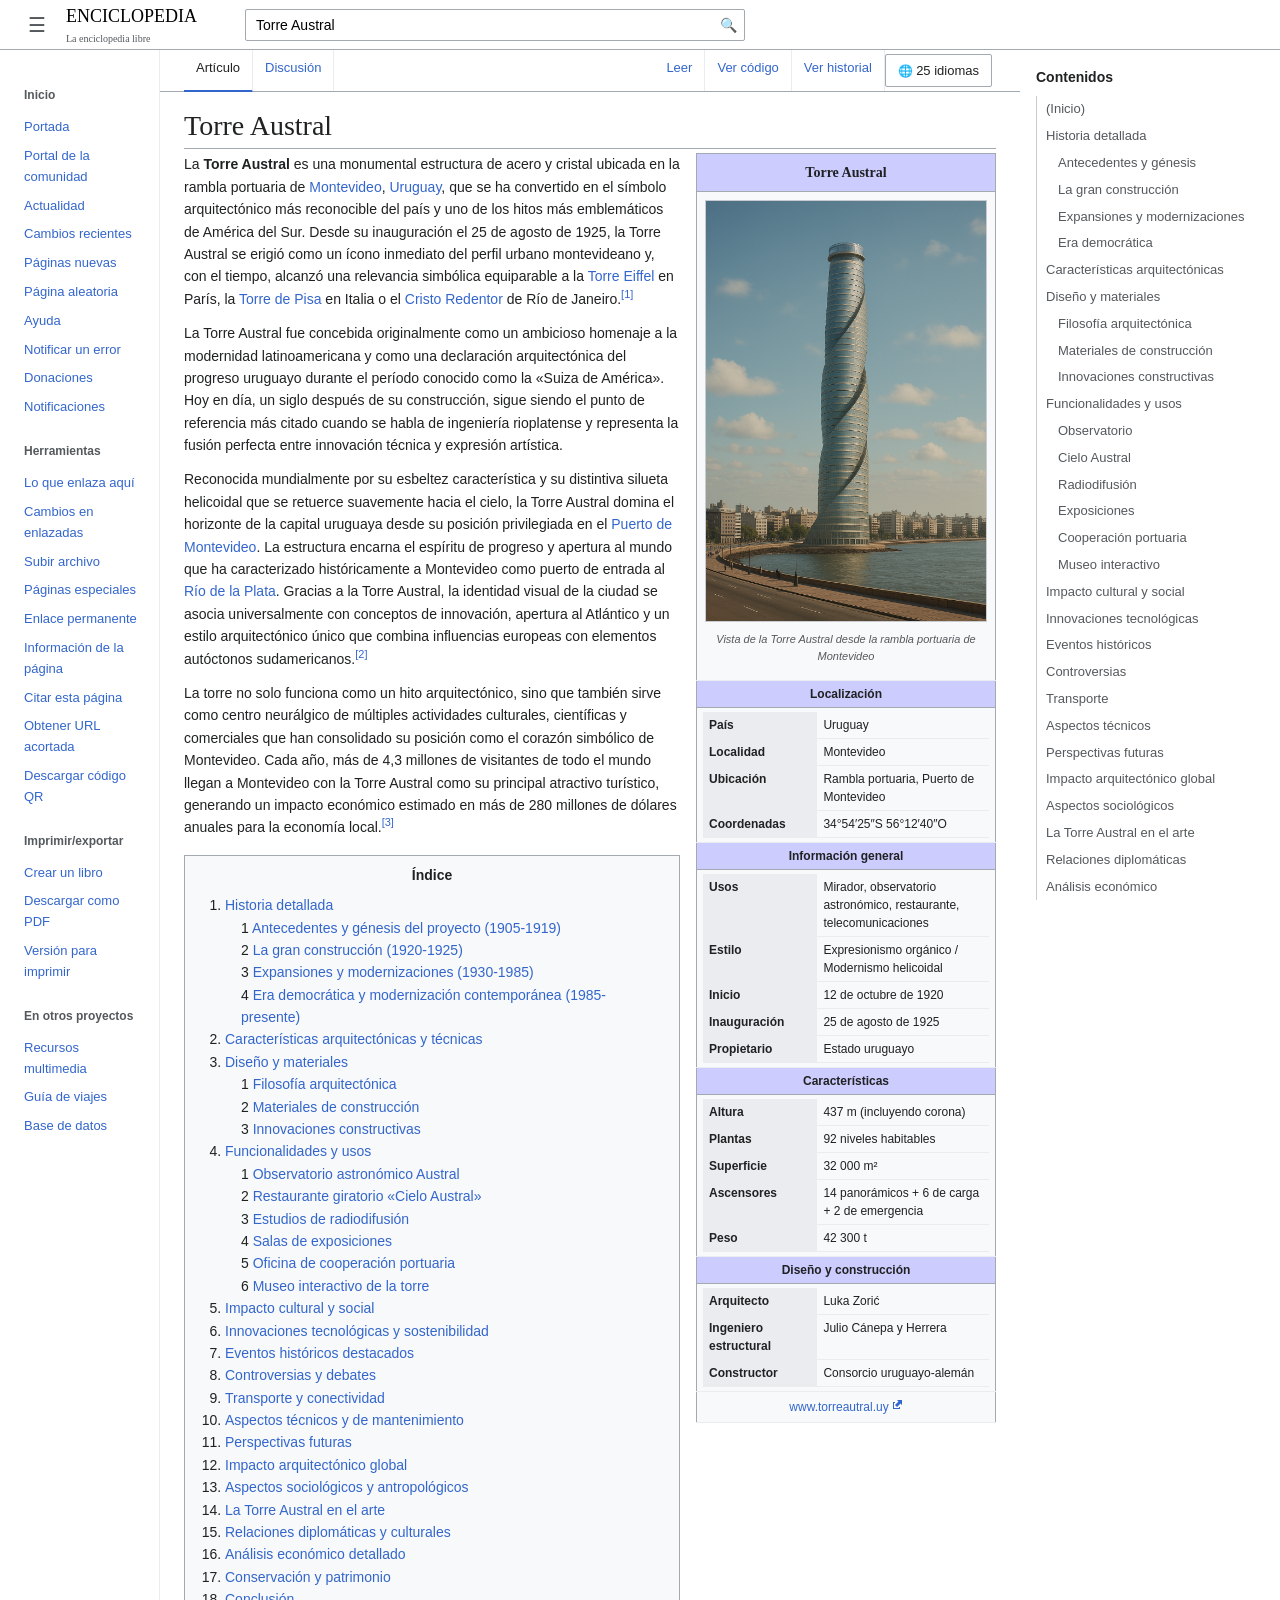
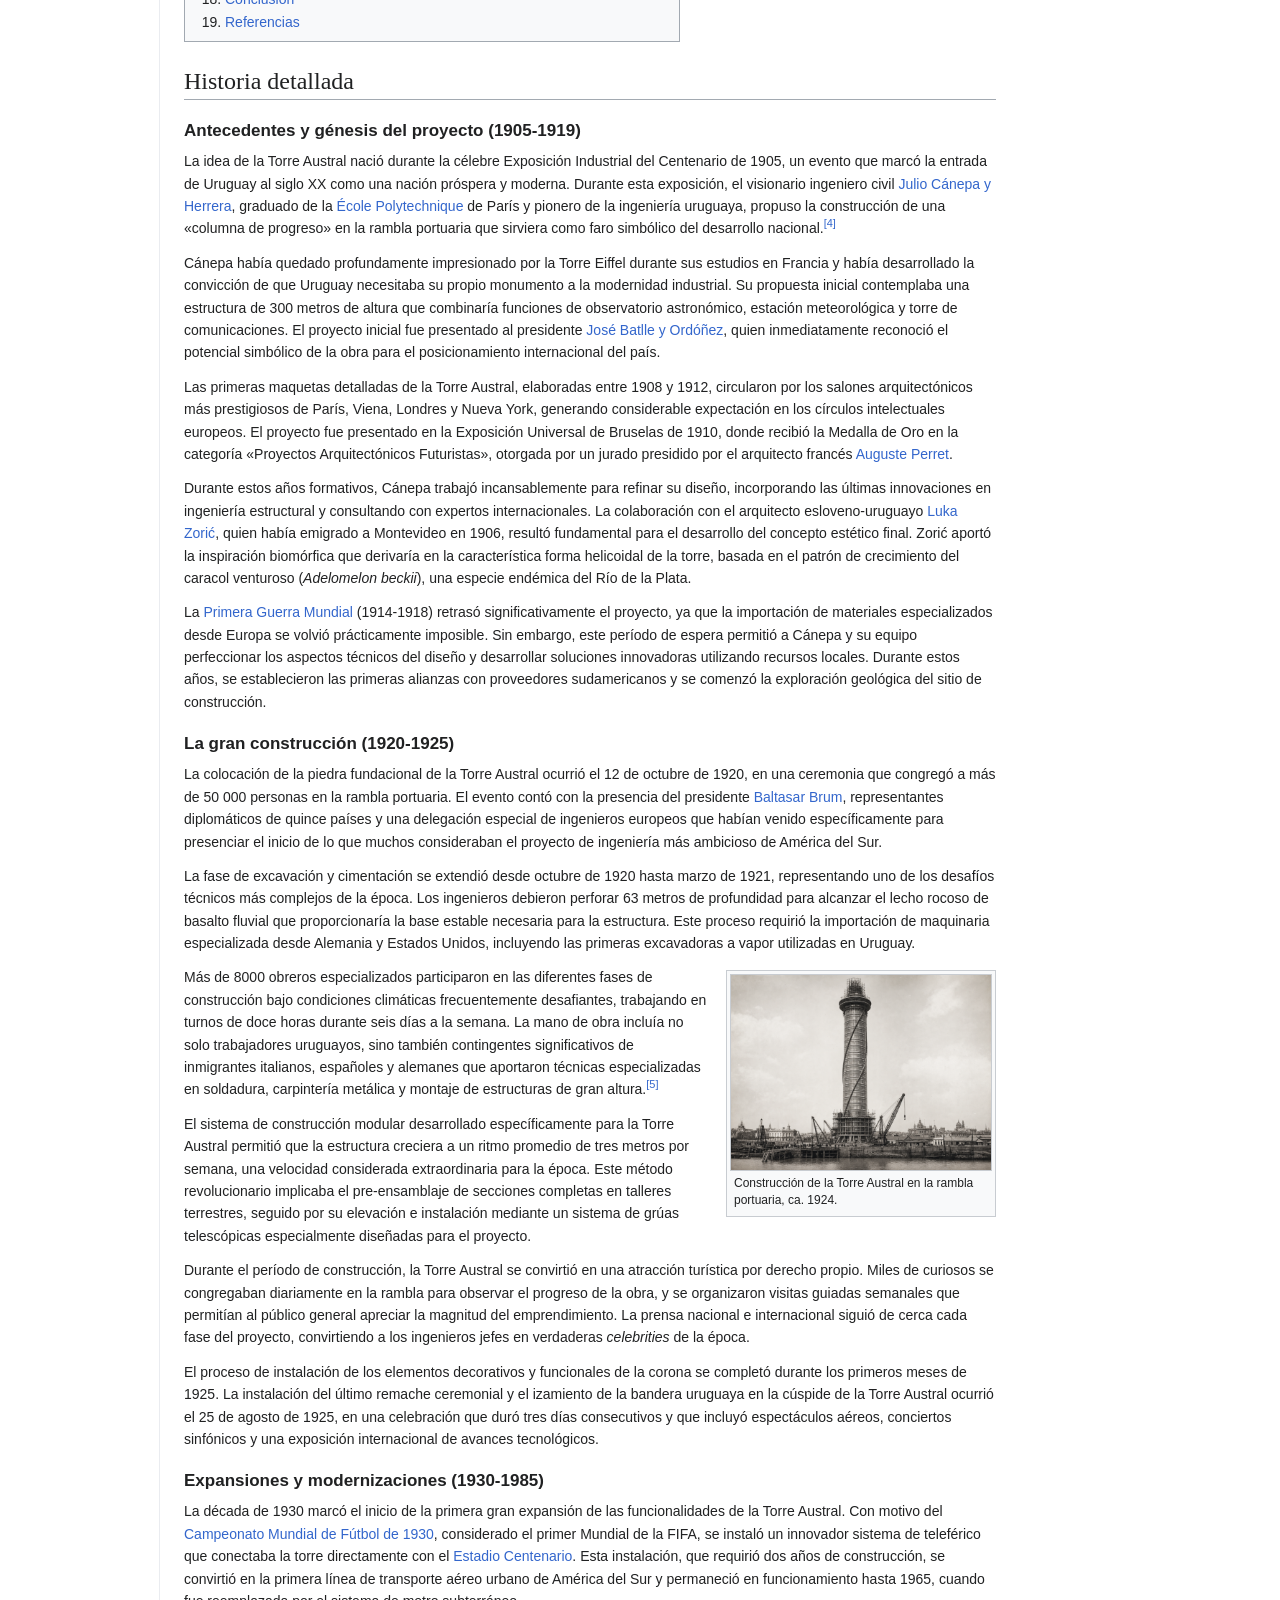
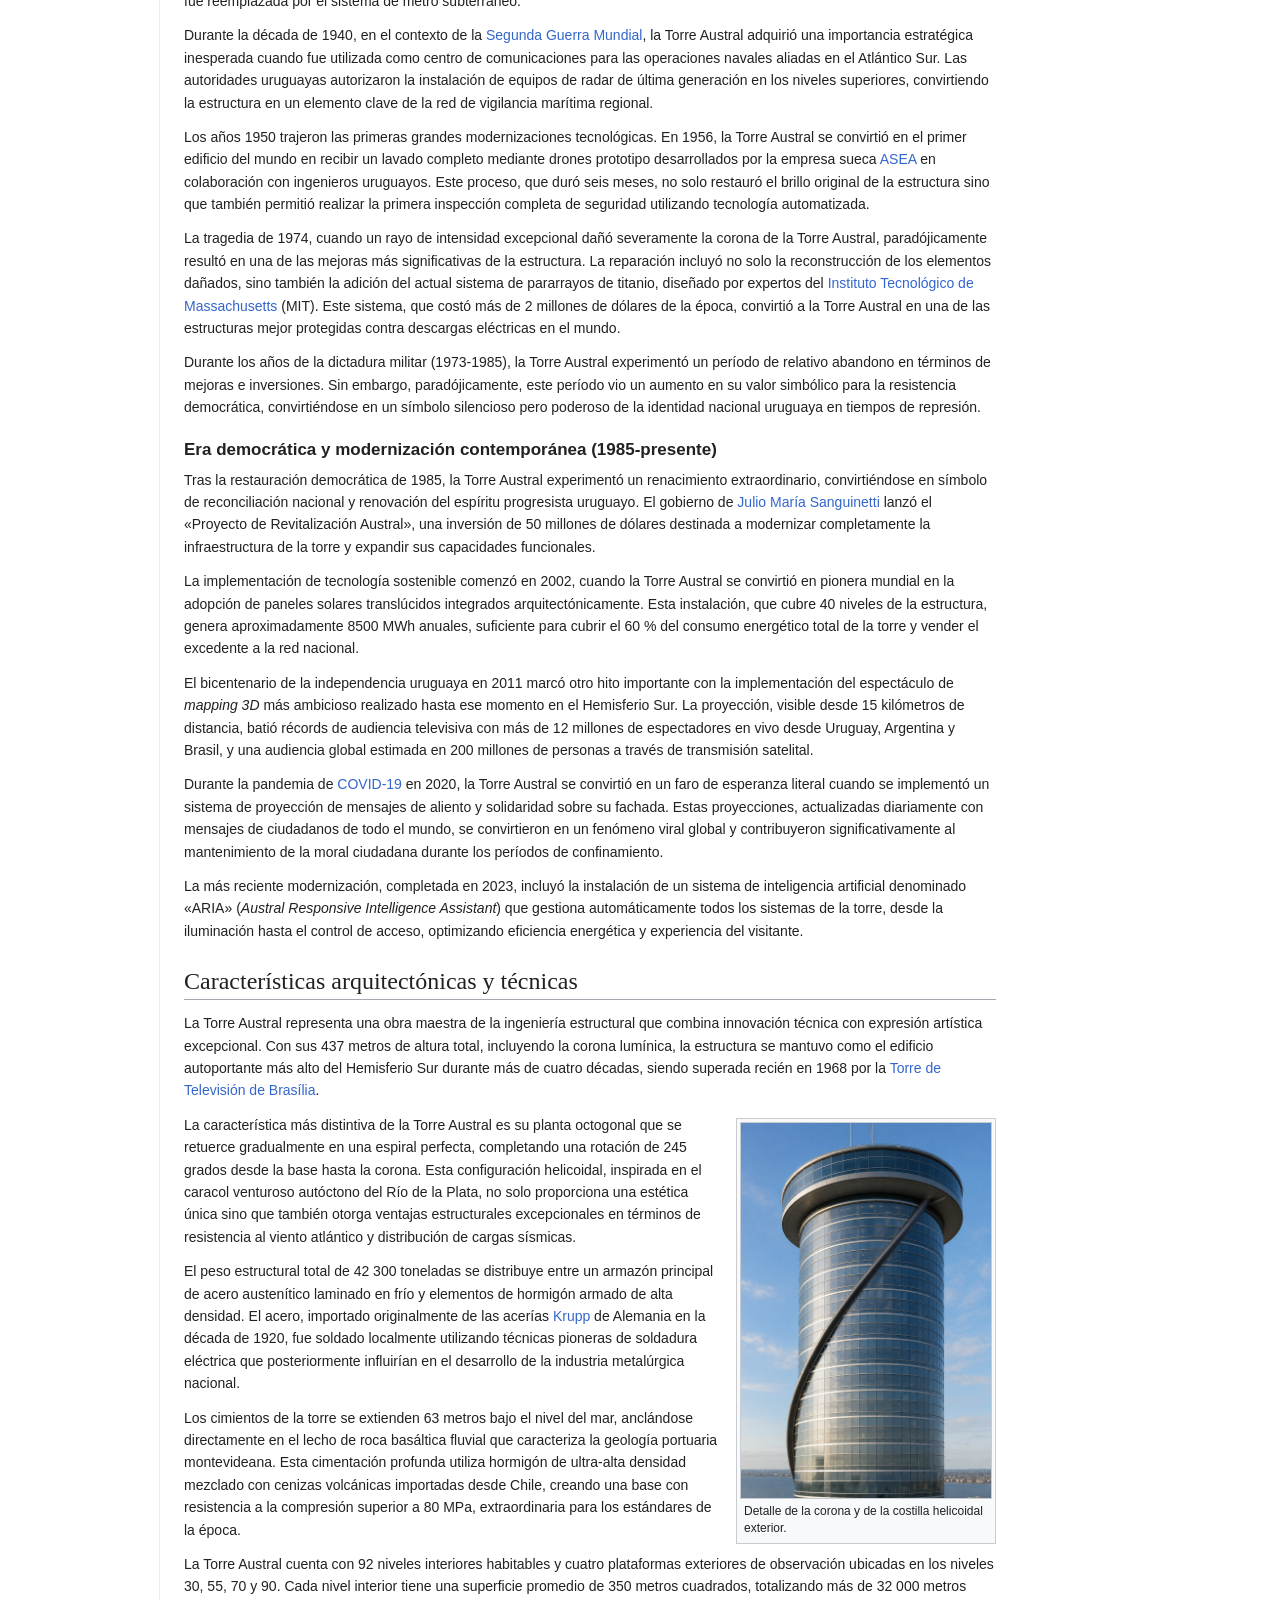
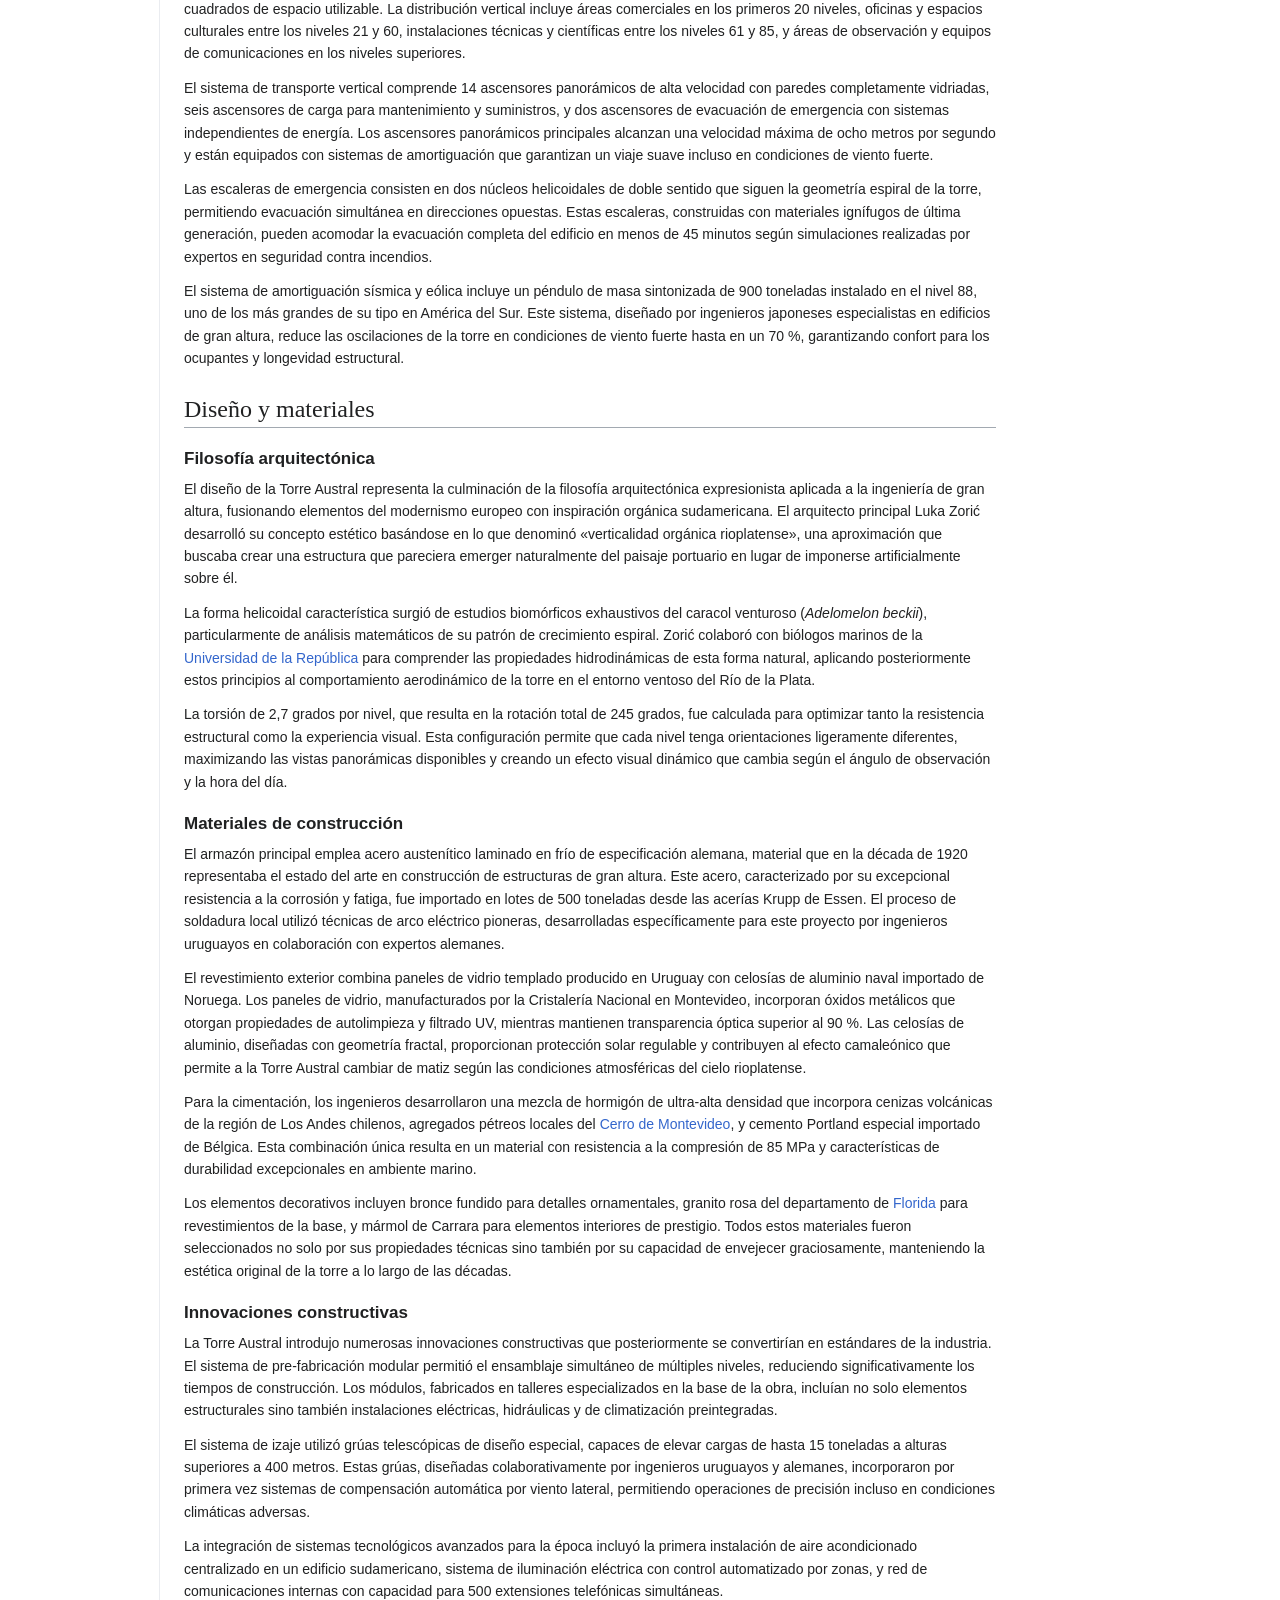
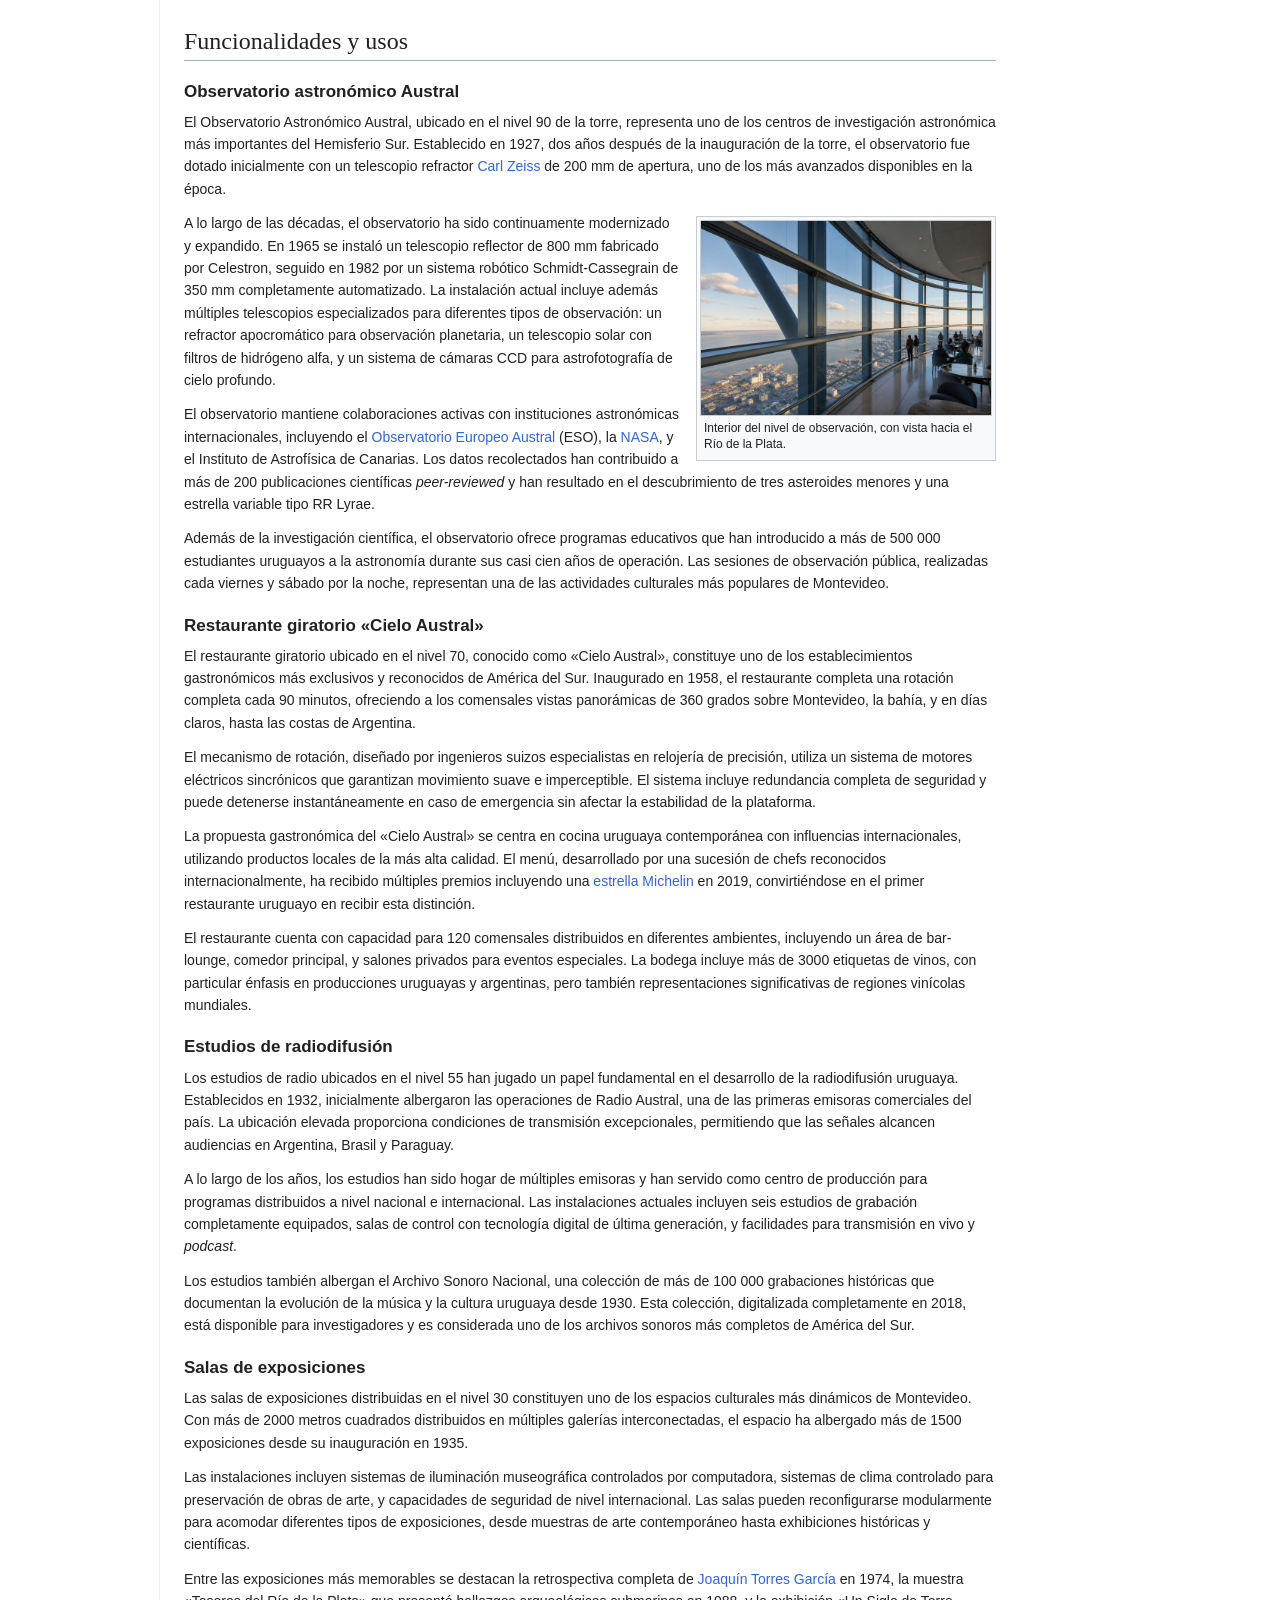
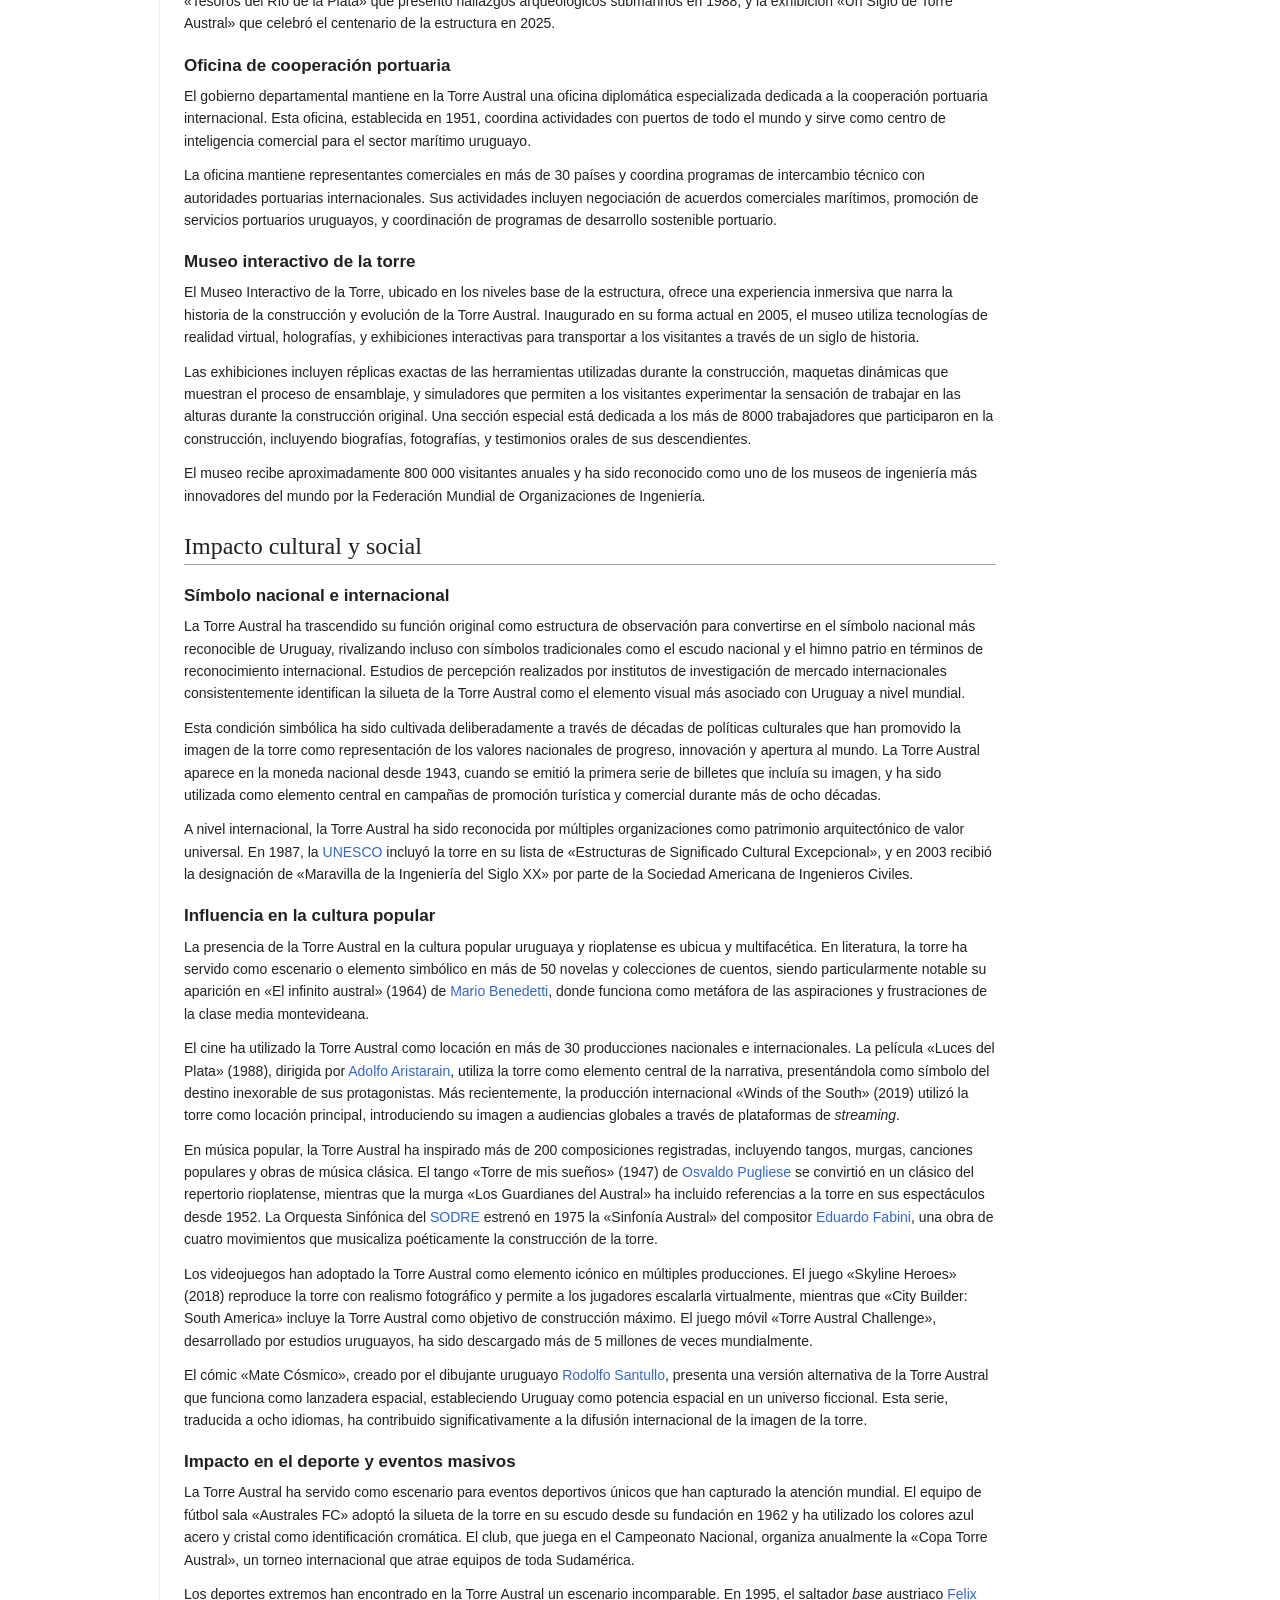
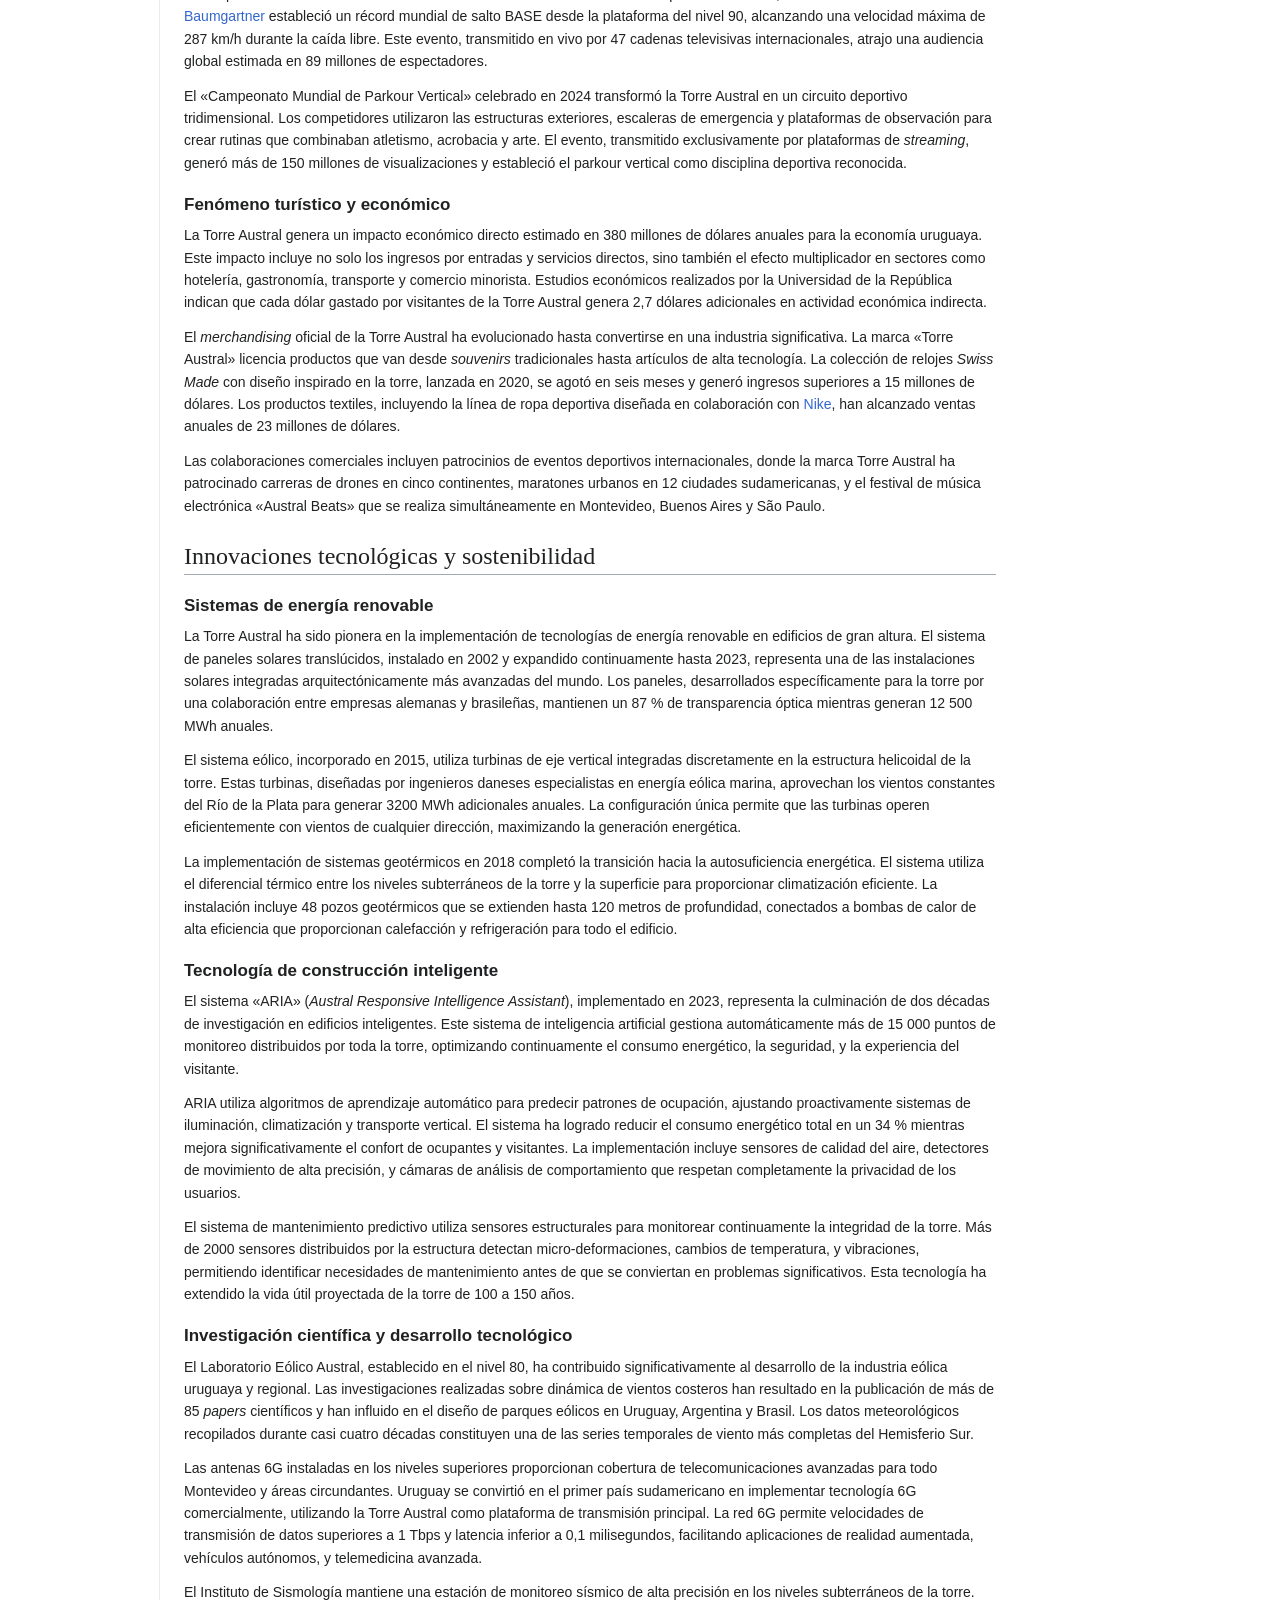
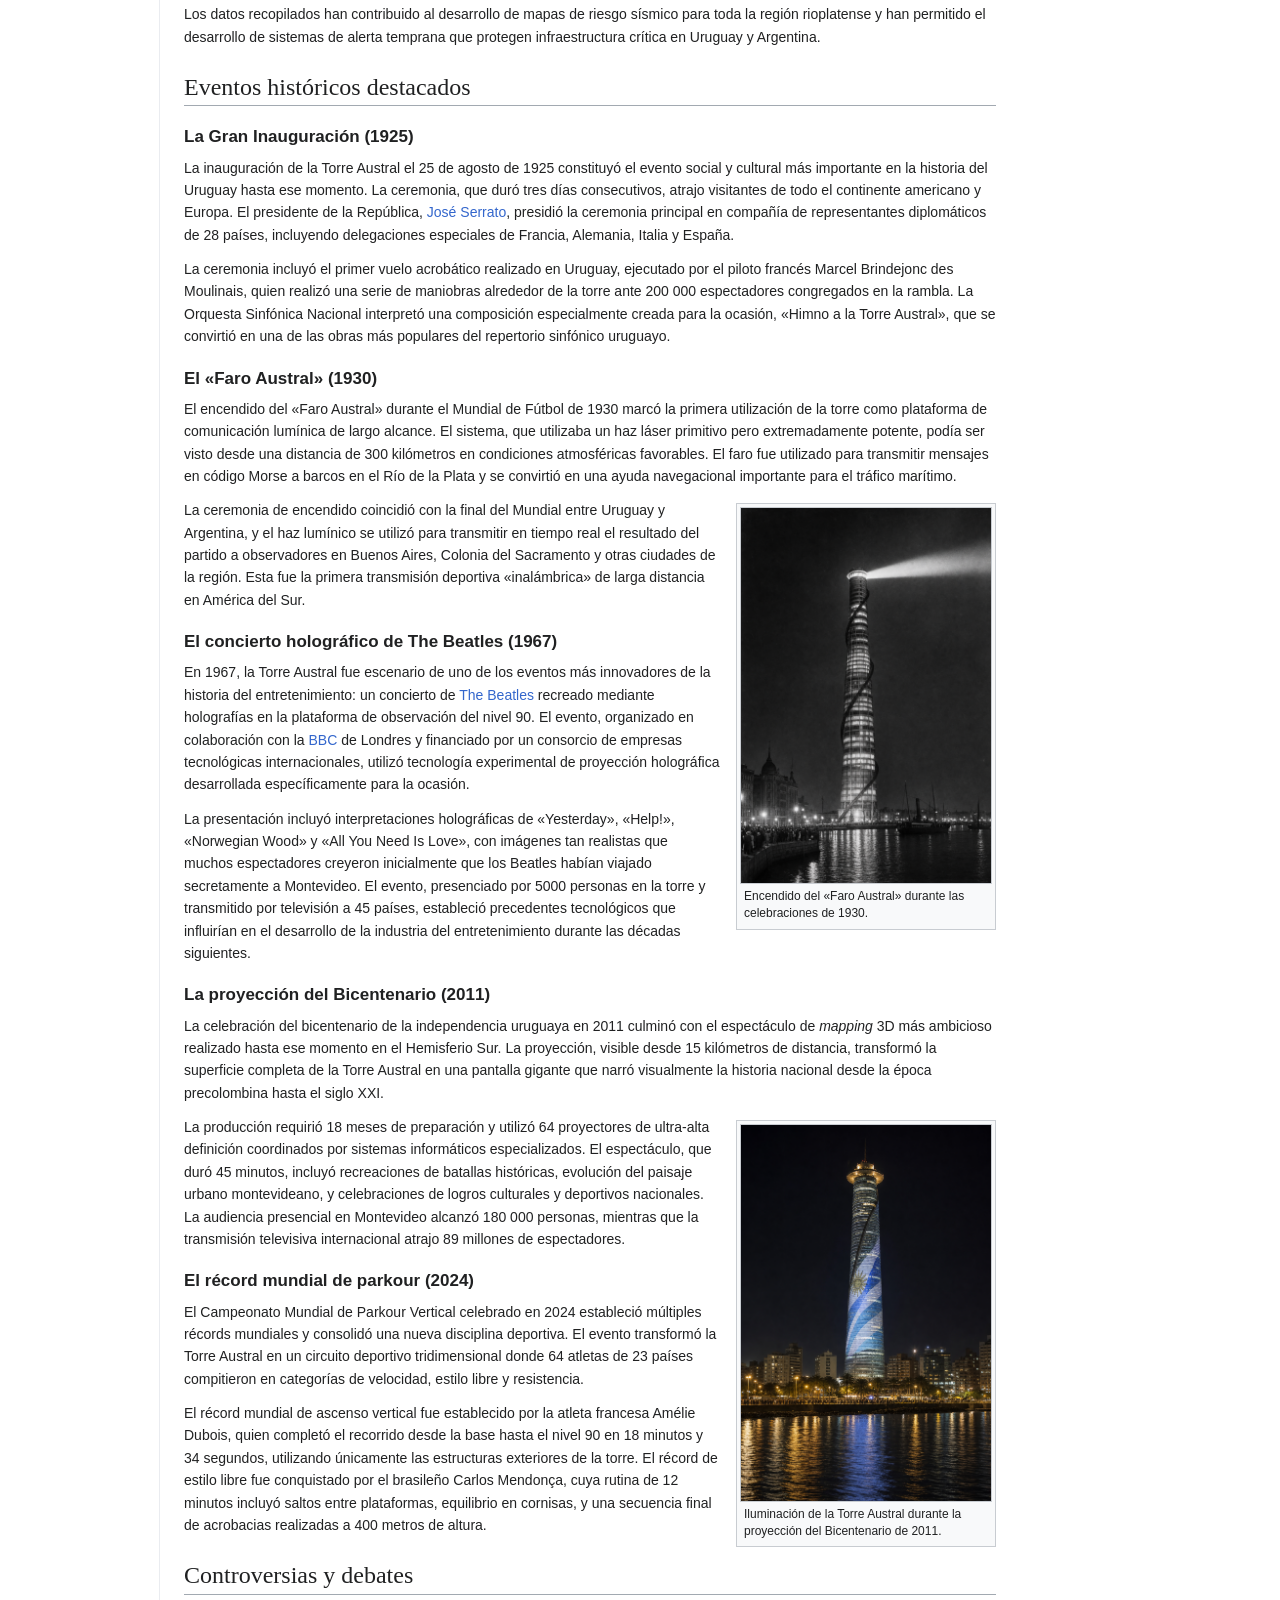
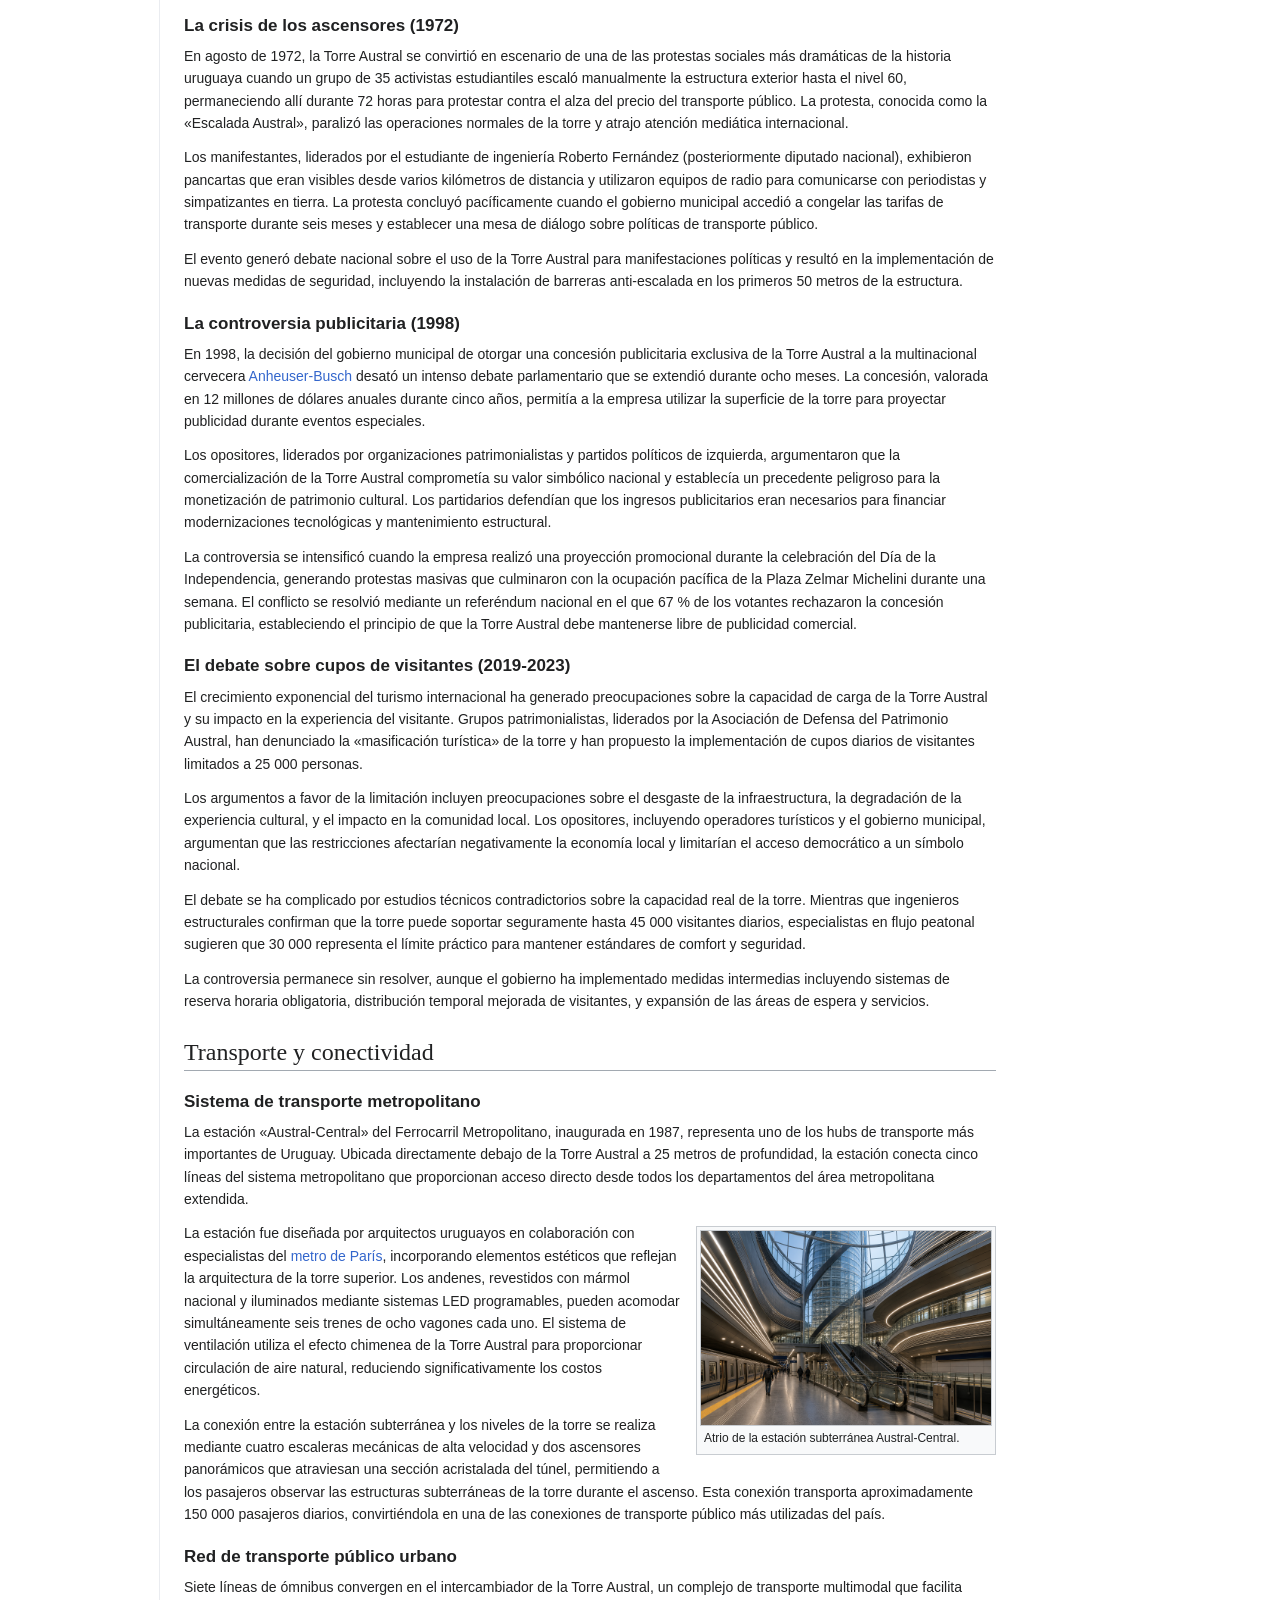
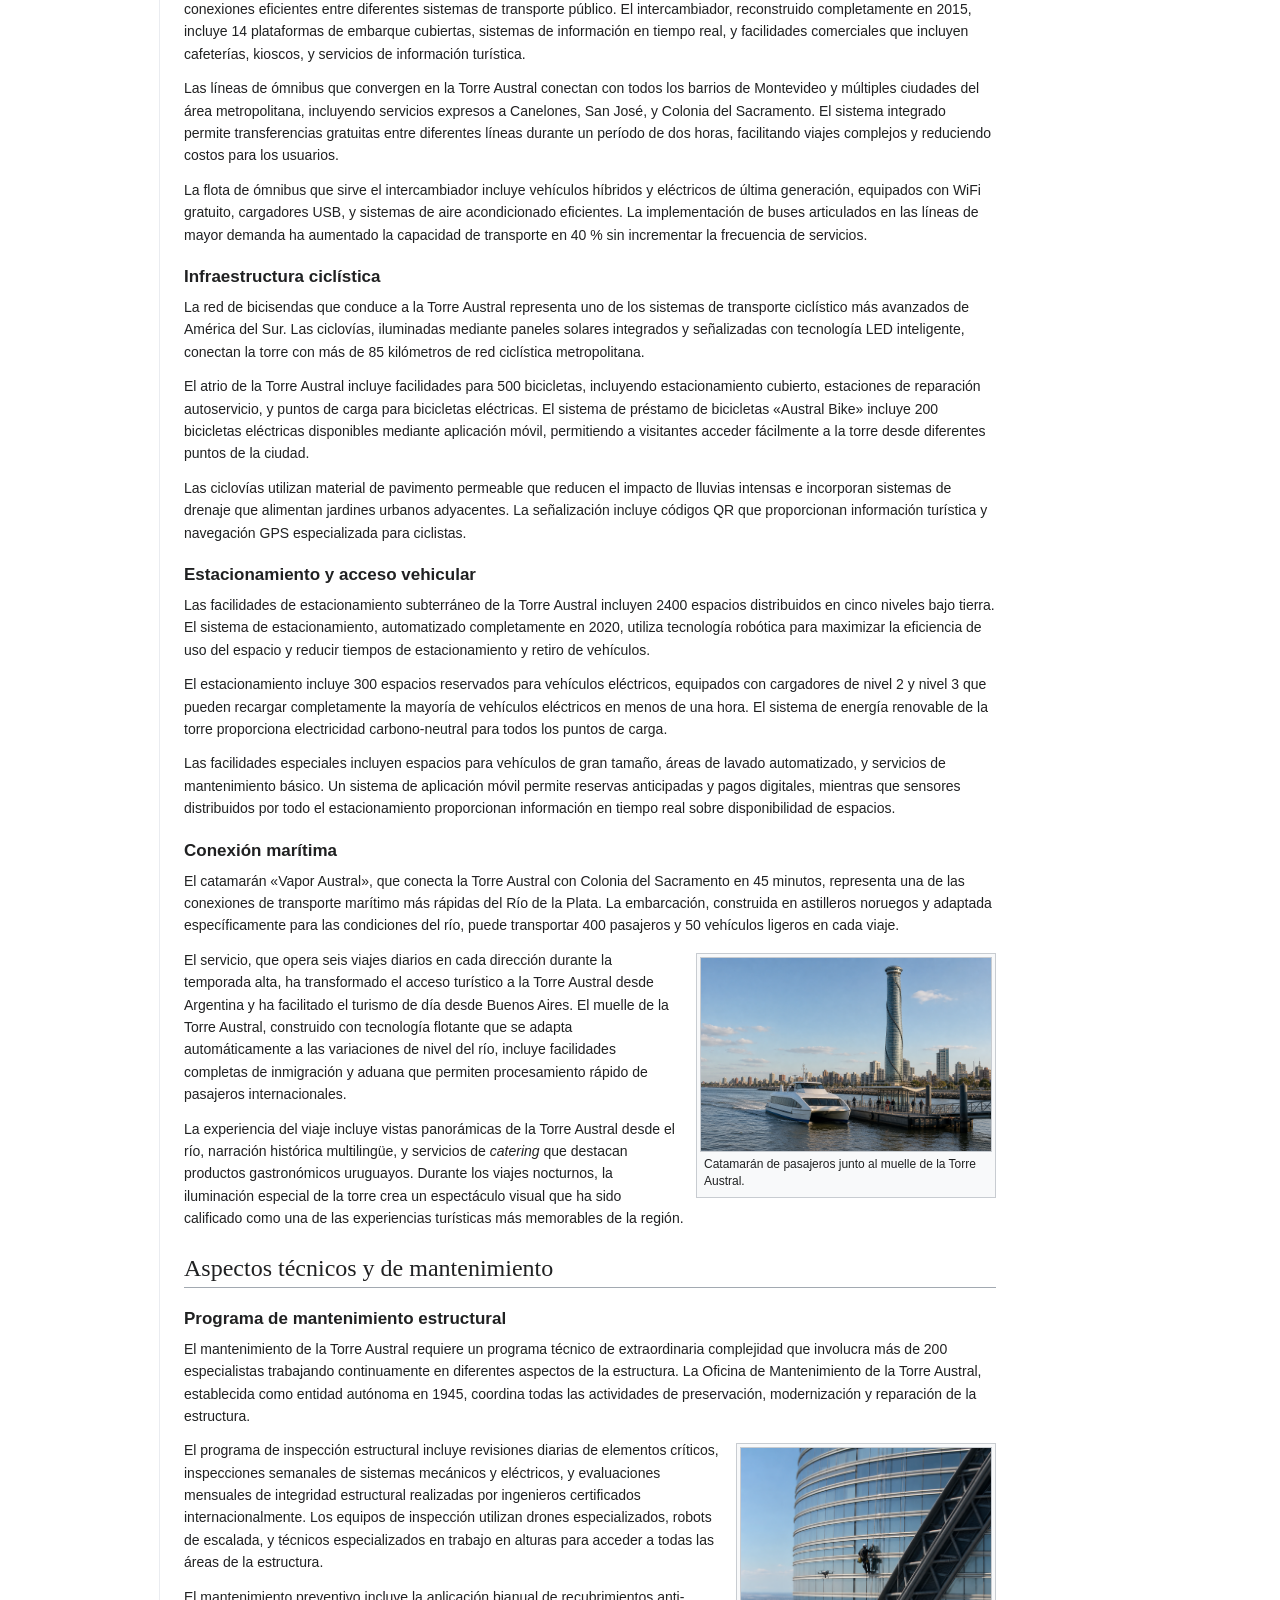
<file: torre_austral/index.html>
<!DOCTYPE html>
<html lang="es" dir="ltr">
<head>
<meta charset="UTF-8">
<title>Torre Austral - La enciclopedia libre</title>
<meta name="viewport" content="width=device-width, initial-scale=1.0">
<style>
/* ============ Wikipedia Vector 2022 clone ============ */
* { box-sizing: border-box; }
html, body {
  margin: 0;
  padding: 0;
  font-family: sans-serif;
  font-size: 14px;
  line-height: 1.6;
  color: #202122;
  background: #f8f9fa;
}
a { color: #3366cc; text-decoration: none; }
a:hover { text-decoration: underline; }
a.new { color: #d33; }
a.external { color: #3366cc; }
a.external::after {
  content: "";
  display: inline-block;
  background: url("data:image/svg+xml;utf8,<svg xmlns='http://www.w3.org/2000/svg' width='12' height='12' viewBox='0 0 12 12'><path fill='%233366cc' d='M6 1h5v5L9.5 4.5 6 8 4 6l3.5-3.5L6 1zM2 3h2v1H3v5h5V8h1v2H2V3z'/></svg>") no-repeat;
  width: 12px; height: 12px;
  margin-left: 2px;
  vertical-align: baseline;
}

/* ============ Top header ============ */
.vector-header {
  display: flex;
  align-items: center;
  background: #fff;
  border-bottom: 1px solid #a2a9b1;
  padding: 0 16px;
  height: 50px;
  position: sticky;
  top: 0;
  z-index: 100;
}
.vector-header .menu-btn {
  background: none;
  border: none;
  font-size: 20px;
  padding: 8px 12px;
  cursor: pointer;
  color: #54595d;
}
.vector-header .wiki-logo {
  display: flex;
  align-items: center;
  margin-left: 8px;
  margin-right: 24px;
}
.vector-header .wiki-logo img {
  width: 40px;
  height: 40px;
}
.vector-header .wiki-logo .logo-text {
  margin-left: 10px;
  font-family: 'Linux Libertine', Georgia, serif;
}
.vector-header .wiki-logo .logo-text .name {
  display: block;
  font-size: 18px;
  color: #000;
  font-weight: normal;
}
.vector-header .wiki-logo .logo-text .tagline {
  display: block;
  font-size: 10px;
  color: #54595d;
}
.vector-header .search-container {
  flex: 1;
  max-width: 500px;
  margin: 0 24px;
  position: relative;
}
.vector-header .search-container input {
  width: 100%;
  padding: 6px 30px 6px 10px;
  border: 1px solid #a2a9b1;
  border-radius: 2px;
  font-size: 14px;
  height: 32px;
}
.vector-header .search-container::after {
  content: "🔍";
  position: absolute;
  right: 8px;
  top: 50%;
  transform: translateY(-50%);
  color: #72777d;
  font-size: 14px;
}
.vector-header .user-tools {
  display: flex;
  align-items: center;
  gap: 12px;
  margin-left: auto;
}
.vector-header .user-tools a {
  color: #3366cc;
  font-size: 13px;
}
.vector-header .user-tools .icon-btn {
  background: none;
  border: 1px solid transparent;
  padding: 4px 8px;
  cursor: pointer;
  font-size: 13px;
  color: #54595d;
  border-radius: 2px;
}
.vector-header .user-tools .icon-btn:hover {
  background: #eaecf0;
}
.vector-header .create-account {
  background: #fff;
  border: 1px solid #a2a9b1 !important;
  padding: 5px 12px !important;
  border-radius: 2px;
  color: #202122 !important;
}
.vector-header .login-btn {
  background: #36c;
  color: #fff !important;
  border: 1px solid #36c !important;
  padding: 5px 12px !important;
  border-radius: 2px;
}

/* ============ Layout ============ */
.page-container {
  display: flex;
  background: #fff;
}
.sidebar {
  width: 160px;
  flex-shrink: 0;
  padding: 16px 8px 16px 16px;
  background: #fff;
  font-size: 13px;
  border-right: 1px solid #eaecf0;
}
.sidebar h3 {
  font-size: 12px;
  font-weight: bold;
  color: #54595d;
  margin: 16px 0 4px 0;
  padding: 4px 8px;
}
.sidebar ul {
  list-style: none;
  padding: 0;
  margin: 0 0 8px 0;
}
.sidebar li a {
  display: block;
  padding: 4px 8px;
  color: #3366cc;
  font-size: 13px;
}
.sidebar li a:hover {
  background: #eaecf0;
  text-decoration: none;
}

.main-content {
  flex: 1;
  background: #fff;
  padding: 0;
  min-width: 0;
}

.toc-right {
  width: 260px;
  flex-shrink: 0;
  padding: 16px 16px 16px 16px;
  font-size: 13px;
  position: sticky;
  top: 50px;
  align-self: flex-start;
  max-height: calc(100vh - 50px);
  overflow-y: auto;
}
.toc-right h2 {
  font-size: 14px;
  font-weight: bold;
  border: none;
  margin: 0 0 8px 0;
  padding: 0;
  color: #202122;
}
.toc-right ul {
  list-style: none;
  padding: 0;
  margin: 0;
  border-left: 1px solid #c8ccd1;
}
.toc-right ul ul {
  border-left: none;
  margin-left: 12px;
}
.toc-right li a {
  display: block;
  padding: 3px 8px;
  color: #54595d;
  border-left: 2px solid transparent;
  margin-left: -1px;
  font-size: 13px;
}
.toc-right li a:hover {
  background: #eaecf0;
  text-decoration: none;
}

/* ============ Tabs above article ============ */
.article-tabs {
  display: flex;
  border-bottom: 1px solid #a2a9b1;
  background: #fff;
  padding: 0 24px;
  font-size: 13px;
}
.article-tabs .tab {
  padding: 8px 12px;
  color: #3366cc;
  cursor: pointer;
  border-right: 1px solid #eaecf0;
}
.article-tabs .tab.active {
  color: #202122;
  font-weight: normal;
  border-bottom: 2px solid #36c;
  margin-bottom: -1px;
}
.article-tabs .tab-spacer { flex: 1; }
.article-tabs .lang-btn {
  padding: 8px 12px;
  color: #202122;
  background: #fff;
  border: 1px solid #a2a9b1;
  margin: 4px 4px 4px 0;
  border-radius: 2px;
  font-size: 13px;
  cursor: pointer;
}
.article-tabs .lang-btn::before {
  content: "🌐 ";
  font-size: 12px;
}

/* ============ Article body ============ */
.article-body {
  padding: 16px 24px 32px 24px;
  max-width: none;
}
.article-body h1.firstHeading {
  font-family: 'Linux Libertine', Georgia, serif;
  font-size: 28px;
  font-weight: normal;
  border-bottom: 1px solid #a2a9b1;
  padding-bottom: 4px;
  margin: 0 0 4px 0;
  line-height: 1.3;
}
.article-body .subtitle {
  font-size: 12px;
  color: #54595d;
  margin-bottom: 16px;
  font-style: italic;
}

.article-body h2 {
  font-family: 'Linux Libertine', Georgia, serif;
  font-size: 24px;
  font-weight: normal;
  border-bottom: 1px solid #a2a9b1;
  padding-bottom: 2px;
  margin: 24px 0 12px 0;
  line-height: 1.3;
}
.article-body h3 {
  font-size: 17px;
  font-weight: bold;
  margin: 20px 0 8px 0;
  line-height: 1.3;
}
.article-body h4 {
  font-size: 15px;
  font-weight: bold;
  margin: 16px 0 6px 0;
}
.article-body p {
  margin: 0 0 12px 0;
  line-height: 1.6;
}

/* ============ Infobox ============ */
.infobox {
  float: right;
  width: 300px;
  margin: 0 0 16px 16px;
  border: 1px solid #a2a9b1;
  border-spacing: 3px;
  background: #f8f9fa;
  font-size: 12px;
  line-height: 1.5;
  padding: 0;
  border-collapse: collapse;
}
.infobox .infobox-title {
  background: #ccccff;
  font-size: 14px;
  font-weight: bold;
  text-align: center;
  padding: 8px 4px;
  border-bottom: 1px solid #a2a9b1;
  font-family: 'Linux Libertine', Georgia, serif;
}
.infobox .infobox-subtitle {
  background: #ddddff;
  font-size: 12px;
  font-style: italic;
  text-align: center;
  padding: 4px;
  border-bottom: 1px solid #a2a9b1;
}
.infobox .infobox-image {
  text-align: center;
  padding: 8px;
  background: #f8f9fa;
}
.infobox .infobox-image img {
  max-width: 100%;
  height: auto;
  border: 1px solid #c8ccd1;
}
.infobox .infobox-caption {
  font-size: 11px;
  text-align: center;
  padding: 4px 8px 8px 8px;
  color: #54595d;
  font-style: italic;
}
.infobox .infobox-section {
  background: #ccccff;
  font-weight: bold;
  text-align: center;
  padding: 4px;
  border-top: 1px solid #a2a9b1;
  border-bottom: 1px solid #a2a9b1;
  font-size: 12px;
}
.infobox table {
  width: 100%;
  border-collapse: collapse;
}
.infobox td, .infobox th {
  padding: 4px 6px;
  vertical-align: top;
  border-bottom: 1px solid #eaecf0;
}
.infobox th {
  text-align: left;
  background: #eaecf0;
  font-weight: bold;
  width: 40%;
  font-size: 12px;
}

/* ============ Inline TOC (legacy) ============ */
.toc-box {
  background: #f8f9fa;
  border: 1px solid #a2a9b1;
  padding: 8px 16px;
  margin: 16px 0;
  display: table;
  font-size: 14px;
  max-width: 500px;
}
.toc-box .toc-title {
  font-weight: bold;
  text-align: center;
  margin-bottom: 8px;
  font-size: 14px;
}
.toc-box ol {
  margin: 0;
  padding-left: 24px;
}
.toc-box ol ol {
  list-style: none;
  padding-left: 16px;
  counter-reset: subitem;
}
.toc-box ol ol li {
  counter-increment: subitem;
}
.toc-box ol ol li::before {
  content: counters(subitem, ".") " ";
}
.toc-box a { color: #3366cc; }

/* ============ Citation needed ============ */
.cite-needed {
  font-size: 11px;
  color: #54595d;
  vertical-align: super;
}
.cite-needed a {
  color: #54595d;
}

sup.reference {
  font-size: 11px;
  vertical-align: super;
  line-height: 0;
}
sup.reference a {
  color: #3366cc;
}

/* ============ Hatnote ============ */
.hatnote {
  padding-left: 24px;
  font-style: italic;
  font-size: 13px;
  color: #54595d;
  margin-bottom: 8px;
}

/* ============ Categories ============ */
.catlinks {
  border: 1px solid #a2a9b1;
  background: #f8f9fa;
  padding: 6px 8px;
  margin-top: 32px;
  font-size: 13px;
}
.catlinks ul {
  display: inline;
  list-style: none;
  padding: 0;
  margin: 0;
}
.catlinks ul li {
  display: inline;
  border-left: 1px solid #a2a9b1;
  padding: 0 6px;
}
.catlinks ul li:first-child { border-left: none; padding-left: 4px; }
.ai-disclosure {
  margin: 18px 0 0;
  font-size: 12px;
  color: #72777d;
  text-align: right;
}

/* ============ Footer ============ */
.page-footer {
  background: #f8f9fa;
  border-top: 1px solid #c8ccd1;
  padding: 16px 24px;
  font-size: 12px;
  color: #54595d;
  margin-top: 16px;
}
.page-footer .footer-info {
  margin-bottom: 12px;
}
.page-footer ul.footer-places {
  list-style: none;
  padding: 0;
  margin: 8px 0 0 0;
  display: flex;
  flex-wrap: wrap;
  gap: 16px;
}
.page-footer ul.footer-places li a {
  color: #3366cc;
}

/* ============ Thumb/figure ============ */
.thumb {
  border: 1px solid #c8ccd1;
  background: #f8f9fa;
  padding: 3px;
  margin: 4px 0 8px 16px;
  float: right;
  max-width: 320px;
  box-sizing: border-box;
}
.thumb img {
  width: 100%;
  height: auto;
  display: block;
  border: 1px solid #c8ccd1;
  background: #fff;
  box-sizing: border-box;
}
.thumb .thumbcaption {
  font-size: 12px;
  padding: 4px;
  color: #202122;
  line-height: 1.4;
}

/* ============ Responsive tweaks ============ */
@media (max-width: 1100px) {
  .toc-right { display: none; }
}
@media (max-width: 768px) {
  .sidebar { display: none; }
  .infobox { float: none; width: 100%; margin: 0 0 16px 0; }
  .thumb { float: none; margin: 8px 0; max-width: 100%; }
}

ul.article-list, ol.article-list {
  margin: 0 0 12px 24px;
  padding: 0;
}
</style>
</head>
<body>

<!-- ============ TOP HEADER ============ -->
<header class="vector-header">
  <button class="menu-btn" aria-label="Menú principal">☰</button>
  <a href="#" class="wiki-logo">
    <span class="logo-text" style="margin-left:0;">
      <span class="name">ENCICLOPEDIA</span>
      <span class="tagline">La enciclopedia libre</span>
    </span>
  </a>
  <div class="search-container">
    <input type="text" placeholder="Buscar en la enciclopedia" value="Torre Austral">
  </div>
  <!-- <div class="user-tools">
    <a href="#" class="icon-btn">Donaciones</a>
    <a href="#" class="create-account">Crear una cuenta</a>
    <a href="#" class="login-btn">Acceder</a>
    <button class="icon-btn" aria-label="Herramientas personales">⋯</button>
  </div> -->
</header>

<!-- ============ PAGE CONTAINER ============ -->
<div class="page-container">

  <!-- ============ SIDEBAR ============ -->
  <nav class="sidebar">
    <h3>Inicio</h3>
    <ul>
      <li><a href="#">Portada</a></li>
      <li><a href="#">Portal de la comunidad</a></li>
      <li><a href="#">Actualidad</a></li>
      <li><a href="#">Cambios recientes</a></li>
      <li><a href="#">Páginas nuevas</a></li>
      <li><a href="#">Página aleatoria</a></li>
      <li><a href="#">Ayuda</a></li>
      <li><a href="#">Notificar un error</a></li>
      <li><a href="#">Donaciones</a></li>
      <li><a href="#">Notificaciones</a></li>
    </ul>
    <h3>Herramientas</h3>
    <ul>
      <li><a href="#">Lo que enlaza aquí</a></li>
      <li><a href="#">Cambios en enlazadas</a></li>
      <li><a href="#">Subir archivo</a></li>
      <li><a href="#">Páginas especiales</a></li>
      <li><a href="#">Enlace permanente</a></li>
      <li><a href="#">Información de la página</a></li>
      <li><a href="#">Citar esta página</a></li>
      <li><a href="#">Obtener URL acortada</a></li>
      <li><a href="#">Descargar código QR</a></li>
    </ul>
    <h3>Imprimir/exportar</h3>
    <ul>
      <li><a href="#">Crear un libro</a></li>
      <li><a href="#">Descargar como PDF</a></li>
      <li><a href="#">Versión para imprimir</a></li>
    </ul>
    <h3>En otros proyectos</h3>
    <ul>
      <li><a href="#">Recursos multimedia</a></li>
      <li><a href="#">Guía de viajes</a></li>
      <li><a href="#">Base de datos</a></li>
    </ul>
  </nav>

  <!-- ============ MAIN CONTENT ============ -->
  <main class="main-content">

    <!-- Tabs -->
    <div class="article-tabs">
      <div class="tab active">Artículo</div>
      <div class="tab">Discusión</div>
      <div class="tab-spacer"></div>
      <div class="tab">Leer</div>
      <div class="tab">Ver código</div>
      <div class="tab">Ver historial</div>
      <button class="lang-btn">25 idiomas</button>
    </div>

    <!-- Article body -->
    <article class="article-body">
      <h1 class="firstHeading">Torre Austral</h1>

      <!-- Infobox -->
      <table class="infobox">
        <tr><td class="infobox-title">Torre Austral</td></tr>
        <tr><td class="infobox-image">
          <img src="torre_austral.png" alt="Torre Austral">
          <div class="infobox-caption">Vista de la Torre Austral desde la rambla portuaria de Montevideo</div>
        </td></tr>
        <tr><td class="infobox-section">Localización</td></tr>
        <tr><td><table>
          <tr><th>País</th><td>Uruguay</td></tr>
          <tr><th>Localidad</th><td>Montevideo</td></tr>
          <tr><th>Ubicación</th><td>Rambla portuaria, Puerto de Montevideo</td></tr>
          <tr><th>Coordenadas</th><td>34°54′25″S 56°12′40″O</td></tr>
        </table></td></tr>
        <tr><td class="infobox-section">Información general</td></tr>
        <tr><td><table>
          <tr><th>Usos</th><td>Mirador, observatorio astronómico, restaurante, telecomunicaciones</td></tr>
          <tr><th>Estilo</th><td>Expresionismo orgánico / Modernismo helicoidal</td></tr>
          <tr><th>Inicio</th><td>12 de octubre de 1920</td></tr>
          <tr><th>Inauguración</th><td>25 de agosto de 1925</td></tr>
          <tr><th>Propietario</th><td>Estado uruguayo</td></tr>
        </table></td></tr>
        <tr><td class="infobox-section">Características</td></tr>
        <tr><td><table>
          <tr><th>Altura</th><td>437 m (incluyendo corona)</td></tr>
          <tr><th>Plantas</th><td>92 niveles habitables</td></tr>
          <tr><th>Superficie</th><td>32 000 m²</td></tr>
          <tr><th>Ascensores</th><td>14 panorámicos + 6 de carga + 2 de emergencia</td></tr>
          <tr><th>Peso</th><td>42 300 t</td></tr>
        </table></td></tr>
        <tr><td class="infobox-section">Diseño y construcción</td></tr>
        <tr><td><table>
          <tr><th>Arquitecto</th><td>Luka Zorić</td></tr>
          <tr><th>Ingeniero estructural</th><td>Julio Cánepa y Herrera</td></tr>
          <tr><th>Constructor</th><td>Consorcio uruguayo-alemán</td></tr>
        </table></td></tr>
        <tr><td style="text-align:center; padding:6px; background:#f8f9fa;">
          <a href="#" class="external">www.torreautral.uy</a>
        </td></tr>
      </table>

      <!-- ============ INTRO ============ -->
      <p>La <b>Torre Austral</b> es una monumental estructura de acero y cristal ubicada en la rambla portuaria de <a href="#">Montevideo</a>, <a href="#">Uruguay</a>, que se ha convertido en el símbolo arquitectónico más reconocible del país y uno de los hitos más emblemáticos de América del Sur. Desde su inauguración el 25 de agosto de 1925, la Torre Austral se erigió como un ícono inmediato del perfil urbano montevideano y, con el tiempo, alcanzó una relevancia simbólica equiparable a la <a href="#">Torre Eiffel</a> en París, la <a href="#">Torre de Pisa</a> en Italia o el <a href="#">Cristo Redentor</a> de Río de Janeiro.<sup class="reference"><a href="#cite_note-1">[1]</a></sup></p>

      <p>La Torre Austral fue concebida originalmente como un ambicioso homenaje a la modernidad latinoamericana y como una declaración arquitectónica del progreso uruguayo durante el período conocido como la «Suiza de América». Hoy en día, un siglo después de su construcción, sigue siendo el punto de referencia más citado cuando se habla de ingeniería rioplatense y representa la fusión perfecta entre innovación técnica y expresión artística.</p>

      <p>Reconocida mundialmente por su esbeltez característica y su distintiva silueta helicoidal que se retuerce suavemente hacia el cielo, la Torre Austral domina el horizonte de la capital uruguaya desde su posición privilegiada en el <a href="#">Puerto de Montevideo</a>. La estructura encarna el espíritu de progreso y apertura al mundo que ha caracterizado históricamente a Montevideo como puerto de entrada al <a href="#">Río de la Plata</a>. Gracias a la Torre Austral, la identidad visual de la ciudad se asocia universalmente con conceptos de innovación, apertura al Atlántico y un estilo arquitectónico único que combina influencias europeas con elementos autóctonos sudamericanos.<sup class="reference"><a href="#cite_note-2">[2]</a></sup></p>

      <p>La torre no solo funciona como un hito arquitectónico, sino que también sirve como centro neurálgico de múltiples actividades culturales, científicas y comerciales que han consolidado su posición como el corazón simbólico de Montevideo. Cada año, más de 4,3 millones de visitantes de todo el mundo llegan a Montevideo con la Torre Austral como su principal atractivo turístico, generando un impacto económico estimado en más de 280 millones de dólares anuales para la economía local.<sup class="reference"><a href="#cite_note-3">[3]</a></sup></p>

      <!-- ============ INLINE TOC ============ -->
      <div class="toc-box" id="toc">
        <div class="toc-title">Índice</div>
        <ol>
          <li><a href="#historia">Historia detallada</a>
            <ol>
              <li><a href="#antecedentes">Antecedentes y génesis del proyecto (1905-1919)</a></li>
              <li><a href="#construccion">La gran construcción (1920-1925)</a></li>
              <li><a href="#expansiones">Expansiones y modernizaciones (1930-1985)</a></li>
              <li><a href="#democratica">Era democrática y modernización contemporánea (1985-presente)</a></li>
            </ol>
          </li>
          <li><a href="#caracteristicas">Características arquitectónicas y técnicas</a></li>
          <li><a href="#diseno">Diseño y materiales</a>
            <ol>
              <li><a href="#filosofia">Filosofía arquitectónica</a></li>
              <li><a href="#materiales">Materiales de construcción</a></li>
              <li><a href="#innovaciones-c">Innovaciones constructivas</a></li>
            </ol>
          </li>
          <li><a href="#funcionalidades">Funcionalidades y usos</a>
            <ol>
              <li><a href="#observatorio">Observatorio astronómico Austral</a></li>
              <li><a href="#restaurante">Restaurante giratorio «Cielo Austral»</a></li>
              <li><a href="#radio">Estudios de radiodifusión</a></li>
              <li><a href="#exposiciones">Salas de exposiciones</a></li>
              <li><a href="#oficina">Oficina de cooperación portuaria</a></li>
              <li><a href="#museo">Museo interactivo de la torre</a></li>
            </ol>
          </li>
          <li><a href="#impacto">Impacto cultural y social</a></li>
          <li><a href="#tecnologia">Innovaciones tecnológicas y sostenibilidad</a></li>
          <li><a href="#eventos">Eventos históricos destacados</a></li>
          <li><a href="#controversias">Controversias y debates</a></li>
          <li><a href="#transporte">Transporte y conectividad</a></li>
          <li><a href="#tecnicos">Aspectos técnicos y de mantenimiento</a></li>
          <li><a href="#futuras">Perspectivas futuras</a></li>
          <li><a href="#global">Impacto arquitectónico global</a></li>
          <li><a href="#sociologia">Aspectos sociológicos y antropológicos</a></li>
          <li><a href="#arte">La Torre Austral en el arte</a></li>
          <li><a href="#diplomacia">Relaciones diplomáticas y culturales</a></li>
          <li><a href="#economia">Análisis económico detallado</a></li>
          <li><a href="#conservacion">Conservación y patrimonio</a></li>
          <li><a href="#conclusion">Conclusión</a></li>
          <li><a href="#referencias">Referencias</a></li>
        </ol>
      </div>

      <!-- ============ HISTORIA ============ -->
      <h2 id="historia">Historia detallada</h2>

      <h3 id="antecedentes">Antecedentes y génesis del proyecto (1905-1919)</h3>
      <p>La idea de la Torre Austral nació durante la célebre Exposición Industrial del Centenario de 1905, un evento que marcó la entrada de Uruguay al siglo XX como una nación próspera y moderna. Durante esta exposición, el visionario ingeniero civil <a href="#">Julio Cánepa y Herrera</a>, graduado de la <a href="#">École Polytechnique</a> de París y pionero de la ingeniería uruguaya, propuso la construcción de una «columna de progreso» en la rambla portuaria que sirviera como faro simbólico del desarrollo nacional.<sup class="reference"><a href="#cite_note-4">[4]</a></sup></p>
      <p>Cánepa había quedado profundamente impresionado por la Torre Eiffel durante sus estudios en Francia y había desarrollado la convicción de que Uruguay necesitaba su propio monumento a la modernidad industrial. Su propuesta inicial contemplaba una estructura de 300 metros de altura que combinaría funciones de observatorio astronómico, estación meteorológica y torre de comunicaciones. El proyecto inicial fue presentado al presidente <a href="#">José Batlle y Ordóñez</a>, quien inmediatamente reconoció el potencial simbólico de la obra para el posicionamiento internacional del país.</p>
      <p>Las primeras maquetas detalladas de la Torre Austral, elaboradas entre 1908 y 1912, circularon por los salones arquitectónicos más prestigiosos de París, Viena, Londres y Nueva York, generando considerable expectación en los círculos intelectuales europeos. El proyecto fue presentado en la Exposición Universal de Bruselas de 1910, donde recibió la Medalla de Oro en la categoría «Proyectos Arquitectónicos Futuristas», otorgada por un jurado presidido por el arquitecto francés <a href="#">Auguste Perret</a>.</p>
      <p>Durante estos años formativos, Cánepa trabajó incansablemente para refinar su diseño, incorporando las últimas innovaciones en ingeniería estructural y consultando con expertos internacionales. La colaboración con el arquitecto esloveno-uruguayo <a href="#">Luka Zorić</a>, quien había emigrado a Montevideo en 1906, resultó fundamental para el desarrollo del concepto estético final. Zorić aportó la inspiración biomórfica que derivaría en la característica forma helicoidal de la torre, basada en el patrón de crecimiento del caracol venturoso (<i>Adelomelon beckii</i>), una especie endémica del Río de la Plata.</p>
      <p>La <a href="#">Primera Guerra Mundial</a> (1914-1918) retrasó significativamente el proyecto, ya que la importación de materiales especializados desde Europa se volvió prácticamente imposible. Sin embargo, este período de espera permitió a Cánepa y su equipo perfeccionar los aspectos técnicos del diseño y desarrollar soluciones innovadoras utilizando recursos locales. Durante estos años, se establecieron las primeras alianzas con proveedores sudamericanos y se comenzó la exploración geológica del sitio de construcción.</p>

      <h3 id="construccion">La gran construcción (1920-1925)</h3>
      <p>La colocación de la piedra fundacional de la Torre Austral ocurrió el 12 de octubre de 1920, en una ceremonia que congregó a más de 50 000 personas en la rambla portuaria. El evento contó con la presencia del presidente <a href="#">Baltasar Brum</a>, representantes diplomáticos de quince países y una delegación especial de ingenieros europeos que habían venido específicamente para presenciar el inicio de lo que muchos consideraban el proyecto de ingeniería más ambicioso de América del Sur.</p>
      <p>La fase de excavación y cimentación se extendió desde octubre de 1920 hasta marzo de 1921, representando uno de los desafíos técnicos más complejos de la época. Los ingenieros debieron perforar 63 metros de profundidad para alcanzar el lecho rocoso de basalto fluvial que proporcionaría la base estable necesaria para la estructura. Este proceso requirió la importación de maquinaria especializada desde Alemania y Estados Unidos, incluyendo las primeras excavadoras a vapor utilizadas en Uruguay.</p>
      <div class="thumb" style="width:270px;">
        <img src="torre_austral_construccion_1924.png" alt="Construccion de la Torre Austral">
        <div class="thumbcaption">Construcción de la Torre Austral en la rambla portuaria, ca. 1924.</div>
      </div>
      <p>Más de 8000 obreros especializados participaron en las diferentes fases de construcción bajo condiciones climáticas frecuentemente desafiantes, trabajando en turnos de doce horas durante seis días a la semana. La mano de obra incluía no solo trabajadores uruguayos, sino también contingentes significativos de inmigrantes italianos, españoles y alemanes que aportaron técnicas especializadas en soldadura, carpintería metálica y montaje de estructuras de gran altura.<sup class="reference"><a href="#cite_note-5">[5]</a></sup></p>
      <p>El sistema de construcción modular desarrollado específicamente para la Torre Austral permitió que la estructura creciera a un ritmo promedio de tres metros por semana, una velocidad considerada extraordinaria para la época. Este método revolucionario implicaba el pre-ensamblaje de secciones completas en talleres terrestres, seguido por su elevación e instalación mediante un sistema de grúas telescópicas especialmente diseñadas para el proyecto.</p>
      <p>Durante el período de construcción, la Torre Austral se convirtió en una atracción turística por derecho propio. Miles de curiosos se congregaban diariamente en la rambla para observar el progreso de la obra, y se organizaron visitas guiadas semanales que permitían al público general apreciar la magnitud del emprendimiento. La prensa nacional e internacional siguió de cerca cada fase del proyecto, convirtiendo a los ingenieros jefes en verdaderas <i>celebrities</i> de la época.</p>
      <p>El proceso de instalación de los elementos decorativos y funcionales de la corona se completó durante los primeros meses de 1925. La instalación del último remache ceremonial y el izamiento de la bandera uruguaya en la cúspide de la Torre Austral ocurrió el 25 de agosto de 1925, en una celebración que duró tres días consecutivos y que incluyó espectáculos aéreos, conciertos sinfónicos y una exposición internacional de avances tecnológicos.</p>

      <h3 id="expansiones">Expansiones y modernizaciones (1930-1985)</h3>
      <p>La década de 1930 marcó el inicio de la primera gran expansión de las funcionalidades de la Torre Austral. Con motivo del <a href="#">Campeonato Mundial de Fútbol de 1930</a>, considerado el primer Mundial de la FIFA, se instaló un innovador sistema de teleférico que conectaba la torre directamente con el <a href="#">Estadio Centenario</a>. Esta instalación, que requirió dos años de construcción, se convirtió en la primera línea de transporte aéreo urbano de América del Sur y permaneció en funcionamiento hasta 1965, cuando fue reemplazada por el sistema de metro subterráneo.</p>
      <p>Durante la década de 1940, en el contexto de la <a href="#">Segunda Guerra Mundial</a>, la Torre Austral adquirió una importancia estratégica inesperada cuando fue utilizada como centro de comunicaciones para las operaciones navales aliadas en el Atlántico Sur. Las autoridades uruguayas autorizaron la instalación de equipos de radar de última generación en los niveles superiores, convirtiendo la estructura en un elemento clave de la red de vigilancia marítima regional.</p>
      <p>Los años 1950 trajeron las primeras grandes modernizaciones tecnológicas. En 1956, la Torre Austral se convirtió en el primer edificio del mundo en recibir un lavado completo mediante drones prototipo desarrollados por la empresa sueca <a href="#">ASEA</a> en colaboración con ingenieros uruguayos. Este proceso, que duró seis meses, no solo restauró el brillo original de la estructura sino que también permitió realizar la primera inspección completa de seguridad utilizando tecnología automatizada.</p>
      <p>La tragedia de 1974, cuando un rayo de intensidad excepcional dañó severamente la corona de la Torre Austral, paradójicamente resultó en una de las mejoras más significativas de la estructura. La reparación incluyó no solo la reconstrucción de los elementos dañados, sino también la adición del actual sistema de pararrayos de titanio, diseñado por expertos del <a href="#">Instituto Tecnológico de Massachusetts</a> (MIT). Este sistema, que costó más de 2 millones de dólares de la época, convirtió a la Torre Austral en una de las estructuras mejor protegidas contra descargas eléctricas en el mundo.</p>
      <p>Durante los años de la dictadura militar (1973-1985), la Torre Austral experimentó un período de relativo abandono en términos de mejoras e inversiones. Sin embargo, paradójicamente, este período vio un aumento en su valor simbólico para la resistencia democrática, convirtiéndose en un símbolo silencioso pero poderoso de la identidad nacional uruguaya en tiempos de represión.</p>

      <h3 id="democratica">Era democrática y modernización contemporánea (1985-presente)</h3>
      <p>Tras la restauración democrática de 1985, la Torre Austral experimentó un renacimiento extraordinario, convirtiéndose en símbolo de reconciliación nacional y renovación del espíritu progresista uruguayo. El gobierno de <a href="#">Julio María Sanguinetti</a> lanzó el «Proyecto de Revitalización Austral», una inversión de 50 millones de dólares destinada a modernizar completamente la infraestructura de la torre y expandir sus capacidades funcionales.</p>
      <p>La implementación de tecnología sostenible comenzó en 2002, cuando la Torre Austral se convirtió en pionera mundial en la adopción de paneles solares translúcidos integrados arquitectónicamente. Esta instalación, que cubre 40 niveles de la estructura, genera aproximadamente 8500 MWh anuales, suficiente para cubrir el 60 % del consumo energético total de la torre y vender el excedente a la red nacional.</p>
      <p>El bicentenario de la independencia uruguaya en 2011 marcó otro hito importante con la implementación del espectáculo de <i>mapping 3D</i> más ambicioso realizado hasta ese momento en el Hemisferio Sur. La proyección, visible desde 15 kilómetros de distancia, batió récords de audiencia televisiva con más de 12 millones de espectadores en vivo desde Uruguay, Argentina y Brasil, y una audiencia global estimada en 200 millones de personas a través de transmisión satelital.</p>
      <p>Durante la pandemia de <a href="#">COVID-19</a> en 2020, la Torre Austral se convirtió en un faro de esperanza literal cuando se implementó un sistema de proyección de mensajes de aliento y solidaridad sobre su fachada. Estas proyecciones, actualizadas diariamente con mensajes de ciudadanos de todo el mundo, se convirtieron en un fenómeno viral global y contribuyeron significativamente al mantenimiento de la moral ciudadana durante los períodos de confinamiento.</p>
      <p>La más reciente modernización, completada en 2023, incluyó la instalación de un sistema de inteligencia artificial denominado «ARIA» (<i>Austral Responsive Intelligence Assistant</i>) que gestiona automáticamente todos los sistemas de la torre, desde la iluminación hasta el control de acceso, optimizando eficiencia energética y experiencia del visitante.</p>

      <!-- ============ CARACTERÍSTICAS ============ -->
      <h2 id="caracteristicas">Características arquitectónicas y técnicas</h2>
      <p>La Torre Austral representa una obra maestra de la ingeniería estructural que combina innovación técnica con expresión artística excepcional. Con sus 437 metros de altura total, incluyendo la corona lumínica, la estructura se mantuvo como el edificio autoportante más alto del Hemisferio Sur durante más de cuatro décadas, siendo superada recién en 1968 por la <a href="#">Torre de Televisión de Brasília</a>.</p>
      <div class="thumb" style="width:260px;">
        <img src="torre_austral_detalle_corona.png" alt="Detalle de la corona de la Torre Austral">
        <div class="thumbcaption">Detalle de la corona y de la costilla helicoidal exterior.</div>
      </div>
      <p>La característica más distintiva de la Torre Austral es su planta octogonal que se retuerce gradualmente en una espiral perfecta, completando una rotación de 245 grados desde la base hasta la corona. Esta configuración helicoidal, inspirada en el caracol venturoso autóctono del Río de la Plata, no solo proporciona una estética única sino que también otorga ventajas estructurales excepcionales en términos de resistencia al viento atlántico y distribución de cargas sísmicas.</p>
      <p>El peso estructural total de 42 300 toneladas se distribuye entre un armazón principal de acero austenítico laminado en frío y elementos de hormigón armado de alta densidad. El acero, importado originalmente de las acerías <a href="#">Krupp</a> de Alemania en la década de 1920, fue soldado localmente utilizando técnicas pioneras de soldadura eléctrica que posteriormente influirían en el desarrollo de la industria metalúrgica nacional.</p>
      <p>Los cimientos de la torre se extienden 63 metros bajo el nivel del mar, anclándose directamente en el lecho de roca basáltica fluvial que caracteriza la geología portuaria montevideana. Esta cimentación profunda utiliza hormigón de ultra-alta densidad mezclado con cenizas volcánicas importadas desde Chile, creando una base con resistencia a la compresión superior a 80 MPa, extraordinaria para los estándares de la época.</p>
      <p>La Torre Austral cuenta con 92 niveles interiores habitables y cuatro plataformas exteriores de observación ubicadas en los niveles 30, 55, 70 y 90. Cada nivel interior tiene una superficie promedio de 350 metros cuadrados, totalizando más de 32 000 metros cuadrados de espacio utilizable. La distribución vertical incluye áreas comerciales en los primeros 20 niveles, oficinas y espacios culturales entre los niveles 21 y 60, instalaciones técnicas y científicas entre los niveles 61 y 85, y áreas de observación y equipos de comunicaciones en los niveles superiores.</p>
      <p>El sistema de transporte vertical comprende 14 ascensores panorámicos de alta velocidad con paredes completamente vidriadas, seis ascensores de carga para mantenimiento y suministros, y dos ascensores de evacuación de emergencia con sistemas independientes de energía. Los ascensores panorámicos principales alcanzan una velocidad máxima de ocho metros por segundo y están equipados con sistemas de amortiguación que garantizan un viaje suave incluso en condiciones de viento fuerte.</p>
      <p>Las escaleras de emergencia consisten en dos núcleos helicoidales de doble sentido que siguen la geometría espiral de la torre, permitiendo evacuación simultánea en direcciones opuestas. Estas escaleras, construidas con materiales ignífugos de última generación, pueden acomodar la evacuación completa del edificio en menos de 45 minutos según simulaciones realizadas por expertos en seguridad contra incendios.</p>
      <p>El sistema de amortiguación sísmica y eólica incluye un péndulo de masa sintonizada de 900 toneladas instalado en el nivel 88, uno de los más grandes de su tipo en América del Sur. Este sistema, diseñado por ingenieros japoneses especialistas en edificios de gran altura, reduce las oscilaciones de la torre en condiciones de viento fuerte hasta en un 70 %, garantizando confort para los ocupantes y longevidad estructural.</p>

      <!-- ============ DISEÑO Y MATERIALES ============ -->
      <h2 id="diseno">Diseño y materiales</h2>

      <h3 id="filosofia">Filosofía arquitectónica</h3>
      <p>El diseño de la Torre Austral representa la culminación de la filosofía arquitectónica expresionista aplicada a la ingeniería de gran altura, fusionando elementos del modernismo europeo con inspiración orgánica sudamericana. El arquitecto principal Luka Zorić desarrolló su concepto estético basándose en lo que denominó «verticalidad orgánica rioplatense», una aproximación que buscaba crear una estructura que pareciera emerger naturalmente del paisaje portuario en lugar de imponerse artificialmente sobre él.</p>
      <p>La forma helicoidal característica surgió de estudios biomórficos exhaustivos del caracol venturoso (<i>Adelomelon beckii</i>), particularmente de análisis matemáticos de su patrón de crecimiento espiral. Zorić colaboró con biólogos marinos de la <a href="#">Universidad de la República</a> para comprender las propiedades hidrodinámicas de esta forma natural, aplicando posteriormente estos principios al comportamiento aerodinámico de la torre en el entorno ventoso del Río de la Plata.</p>
      <p>La torsión de 2,7 grados por nivel, que resulta en la rotación total de 245 grados, fue calculada para optimizar tanto la resistencia estructural como la experiencia visual. Esta configuración permite que cada nivel tenga orientaciones ligeramente diferentes, maximizando las vistas panorámicas disponibles y creando un efecto visual dinámico que cambia según el ángulo de observación y la hora del día.</p>

      <h3 id="materiales">Materiales de construcción</h3>
      <p>El armazón principal emplea acero austenítico laminado en frío de especificación alemana, material que en la década de 1920 representaba el estado del arte en construcción de estructuras de gran altura. Este acero, caracterizado por su excepcional resistencia a la corrosión y fatiga, fue importado en lotes de 500 toneladas desde las acerías Krupp de Essen. El proceso de soldadura local utilizó técnicas de arco eléctrico pioneras, desarrolladas específicamente para este proyecto por ingenieros uruguayos en colaboración con expertos alemanes.</p>
      <p>El revestimiento exterior combina paneles de vidrio templado producido en Uruguay con celosías de aluminio naval importado de Noruega. Los paneles de vidrio, manufacturados por la Cristalería Nacional en Montevideo, incorporan óxidos metálicos que otorgan propiedades de autolimpieza y filtrado UV, mientras mantienen transparencia óptica superior al 90 %. Las celosías de aluminio, diseñadas con geometría fractal, proporcionan protección solar regulable y contribuyen al efecto camaleónico que permite a la Torre Austral cambiar de matiz según las condiciones atmosféricas del cielo rioplatense.</p>
      <p>Para la cimentación, los ingenieros desarrollaron una mezcla de hormigón de ultra-alta densidad que incorpora cenizas volcánicas de la región de Los Andes chilenos, agregados pétreos locales del <a href="#">Cerro de Montevideo</a>, y cemento Portland especial importado de Bélgica. Esta combinación única resulta en un material con resistencia a la compresión de 85 MPa y características de durabilidad excepcionales en ambiente marino.</p>
      <p>Los elementos decorativos incluyen bronce fundido para detalles ornamentales, granito rosa del departamento de <a href="#">Florida</a> para revestimientos de la base, y mármol de Carrara para elementos interiores de prestigio. Todos estos materiales fueron seleccionados no solo por sus propiedades técnicas sino también por su capacidad de envejecer graciosamente, manteniendo la estética original de la torre a lo largo de las décadas.</p>

      <h3 id="innovaciones-c">Innovaciones constructivas</h3>
      <p>La Torre Austral introdujo numerosas innovaciones constructivas que posteriormente se convertirían en estándares de la industria. El sistema de pre-fabricación modular permitió el ensamblaje simultáneo de múltiples niveles, reduciendo significativamente los tiempos de construcción. Los módulos, fabricados en talleres especializados en la base de la obra, incluían no solo elementos estructurales sino también instalaciones eléctricas, hidráulicas y de climatización preintegradas.</p>
      <p>El sistema de izaje utilizó grúas telescópicas de diseño especial, capaces de elevar cargas de hasta 15 toneladas a alturas superiores a 400 metros. Estas grúas, diseñadas colaborativamente por ingenieros uruguayos y alemanes, incorporaron por primera vez sistemas de compensación automática por viento lateral, permitiendo operaciones de precisión incluso en condiciones climáticas adversas.</p>
      <p>La integración de sistemas tecnológicos avanzados para la época incluyó la primera instalación de aire acondicionado centralizado en un edificio sudamericano, sistema de iluminación eléctrica con control automatizado por zonas, y red de comunicaciones internas con capacidad para 500 extensiones telefónicas simultáneas.</p>

      <!-- ============ FUNCIONALIDADES ============ -->
      <h2 id="funcionalidades">Funcionalidades y usos</h2>

      <h3 id="observatorio">Observatorio astronómico Austral</h3>
      <p>El Observatorio Astronómico Austral, ubicado en el nivel 90 de la torre, representa uno de los centros de investigación astronómica más importantes del Hemisferio Sur. Establecido en 1927, dos años después de la inauguración de la torre, el observatorio fue dotado inicialmente con un telescopio refractor <a href="#">Carl Zeiss</a> de 200 mm de apertura, uno de los más avanzados disponibles en la época.</p>
      <div class="thumb" style="width:300px;">
        <img src="torre_austral_observatorio_interior.png" alt="Interior del nivel de observacion de la Torre Austral">
        <div class="thumbcaption">Interior del nivel de observación, con vista hacia el Río de la Plata.</div>
      </div>
      <p>A lo largo de las décadas, el observatorio ha sido continuamente modernizado y expandido. En 1965 se instaló un telescopio reflector de 800 mm fabricado por Celestron, seguido en 1982 por un sistema robótico Schmidt-Cassegrain de 350 mm completamente automatizado. La instalación actual incluye además múltiples telescopios especializados para diferentes tipos de observación: un refractor apocromático para observación planetaria, un telescopio solar con filtros de hidrógeno alfa, y un sistema de cámaras CCD para astrofotografía de cielo profundo.</p>
      <p>El observatorio mantiene colaboraciones activas con instituciones astronómicas internacionales, incluyendo el <a href="#">Observatorio Europeo Austral</a> (ESO), la <a href="#">NASA</a>, y el Instituto de Astrofísica de Canarias. Los datos recolectados han contribuido a más de 200 publicaciones científicas <i>peer-reviewed</i> y han resultado en el descubrimiento de tres asteroides menores y una estrella variable tipo RR Lyrae.</p>
      <p>Además de la investigación científica, el observatorio ofrece programas educativos que han introducido a más de 500 000 estudiantes uruguayos a la astronomía durante sus casi cien años de operación. Las sesiones de observación pública, realizadas cada viernes y sábado por la noche, representan una de las actividades culturales más populares de Montevideo.</p>

      <h3 id="restaurante">Restaurante giratorio «Cielo Austral»</h3>
      <p>El restaurante giratorio ubicado en el nivel 70, conocido como «Cielo Austral», constituye uno de los establecimientos gastronómicos más exclusivos y reconocidos de América del Sur. Inaugurado en 1958, el restaurante completa una rotación completa cada 90 minutos, ofreciendo a los comensales vistas panorámicas de 360 grados sobre Montevideo, la bahía, y en días claros, hasta las costas de Argentina.</p>
      <p>El mecanismo de rotación, diseñado por ingenieros suizos especialistas en relojería de precisión, utiliza un sistema de motores eléctricos sincrónicos que garantizan movimiento suave e imperceptible. El sistema incluye redundancia completa de seguridad y puede detenerse instantáneamente en caso de emergencia sin afectar la estabilidad de la plataforma.</p>
      <p>La propuesta gastronómica del «Cielo Austral» se centra en cocina uruguaya contemporánea con influencias internacionales, utilizando productos locales de la más alta calidad. El menú, desarrollado por una sucesión de chefs reconocidos internacionalmente, ha recibido múltiples premios incluyendo una <a href="#">estrella Michelin</a> en 2019, convirtiéndose en el primer restaurante uruguayo en recibir esta distinción.</p>
      <p>El restaurante cuenta con capacidad para 120 comensales distribuidos en diferentes ambientes, incluyendo un área de bar-lounge, comedor principal, y salones privados para eventos especiales. La bodega incluye más de 3000 etiquetas de vinos, con particular énfasis en producciones uruguayas y argentinas, pero también representaciones significativas de regiones vinícolas mundiales.</p>

      <h3 id="radio">Estudios de radiodifusión</h3>
      <p>Los estudios de radio ubicados en el nivel 55 han jugado un papel fundamental en el desarrollo de la radiodifusión uruguaya. Establecidos en 1932, inicialmente albergaron las operaciones de Radio Austral, una de las primeras emisoras comerciales del país. La ubicación elevada proporciona condiciones de transmisión excepcionales, permitiendo que las señales alcancen audiencias en Argentina, Brasil y Paraguay.</p>
      <p>A lo largo de los años, los estudios han sido hogar de múltiples emisoras y han servido como centro de producción para programas distribuidos a nivel nacional e internacional. Las instalaciones actuales incluyen seis estudios de grabación completamente equipados, salas de control con tecnología digital de última generación, y facilidades para transmisión en vivo y <i>podcast</i>.</p>
      <p>Los estudios también albergan el Archivo Sonoro Nacional, una colección de más de 100 000 grabaciones históricas que documentan la evolución de la música y la cultura uruguaya desde 1930. Esta colección, digitalizada completamente en 2018, está disponible para investigadores y es considerada uno de los archivos sonoros más completos de América del Sur.</p>

      <h3 id="exposiciones">Salas de exposiciones</h3>
      <p>Las salas de exposiciones distribuidas en el nivel 30 constituyen uno de los espacios culturales más dinámicos de Montevideo. Con más de 2000 metros cuadrados distribuidos en múltiples galerías interconectadas, el espacio ha albergado más de 1500 exposiciones desde su inauguración en 1935.</p>
      <p>Las instalaciones incluyen sistemas de iluminación museográfica controlados por computadora, sistemas de clima controlado para preservación de obras de arte, y capacidades de seguridad de nivel internacional. Las salas pueden reconfigurarse modularmente para acomodar diferentes tipos de exposiciones, desde muestras de arte contemporáneo hasta exhibiciones históricas y científicas.</p>
      <p>Entre las exposiciones más memorables se destacan la retrospectiva completa de <a href="#">Joaquín Torres García</a> en 1974, la muestra «Tesoros del Río de la Plata» que presentó hallazgos arqueológicos submarinos en 1988, y la exhibición «Un Siglo de Torre Austral» que celebró el centenario de la estructura en 2025.</p>

      <h3 id="oficina">Oficina de cooperación portuaria</h3>
      <p>El gobierno departamental mantiene en la Torre Austral una oficina diplomática especializada dedicada a la cooperación portuaria internacional. Esta oficina, establecida en 1951, coordina actividades con puertos de todo el mundo y sirve como centro de inteligencia comercial para el sector marítimo uruguayo.</p>
      <p>La oficina mantiene representantes comerciales en más de 30 países y coordina programas de intercambio técnico con autoridades portuarias internacionales. Sus actividades incluyen negociación de acuerdos comerciales marítimos, promoción de servicios portuarios uruguayos, y coordinación de programas de desarrollo sostenible portuario.</p>

      <h3 id="museo">Museo interactivo de la torre</h3>
      <p>El Museo Interactivo de la Torre, ubicado en los niveles base de la estructura, ofrece una experiencia inmersiva que narra la historia de la construcción y evolución de la Torre Austral. Inaugurado en su forma actual en 2005, el museo utiliza tecnologías de realidad virtual, holografías, y exhibiciones interactivas para transportar a los visitantes a través de un siglo de historia.</p>
      <p>Las exhibiciones incluyen réplicas exactas de las herramientas utilizadas durante la construcción, maquetas dinámicas que muestran el proceso de ensamblaje, y simuladores que permiten a los visitantes experimentar la sensación de trabajar en las alturas durante la construcción original. Una sección especial está dedicada a los más de 8000 trabajadores que participaron en la construcción, incluyendo biografías, fotografías, y testimonios orales de sus descendientes.</p>
      <p>El museo recibe aproximadamente 800 000 visitantes anuales y ha sido reconocido como uno de los museos de ingeniería más innovadores del mundo por la Federación Mundial de Organizaciones de Ingeniería.</p>

      <!-- ============ IMPACTO ============ -->
      <h2 id="impacto">Impacto cultural y social</h2>

      <h3>Símbolo nacional e internacional</h3>
      <p>La Torre Austral ha trascendido su función original como estructura de observación para convertirse en el símbolo nacional más reconocible de Uruguay, rivalizando incluso con símbolos tradicionales como el escudo nacional y el himno patrio en términos de reconocimiento internacional. Estudios de percepción realizados por institutos de investigación de mercado internacionales consistentemente identifican la silueta de la Torre Austral como el elemento visual más asociado con Uruguay a nivel mundial.</p>
      <p>Esta condición simbólica ha sido cultivada deliberadamente a través de décadas de políticas culturales que han promovido la imagen de la torre como representación de los valores nacionales de progreso, innovación y apertura al mundo. La Torre Austral aparece en la moneda nacional desde 1943, cuando se emitió la primera serie de billetes que incluía su imagen, y ha sido utilizada como elemento central en campañas de promoción turística y comercial durante más de ocho décadas.</p>
      <p>A nivel internacional, la Torre Austral ha sido reconocida por múltiples organizaciones como patrimonio arquitectónico de valor universal. En 1987, la <a href="#">UNESCO</a> incluyó la torre en su lista de «Estructuras de Significado Cultural Excepcional», y en 2003 recibió la designación de «Maravilla de la Ingeniería del Siglo XX» por parte de la Sociedad Americana de Ingenieros Civiles.</p>

      <h3>Influencia en la cultura popular</h3>
      <p>La presencia de la Torre Austral en la cultura popular uruguaya y rioplatense es ubicua y multifacética. En literatura, la torre ha servido como escenario o elemento simbólico en más de 50 novelas y colecciones de cuentos, siendo particularmente notable su aparición en «El infinito austral» (1964) de <a href="#">Mario Benedetti</a>, donde funciona como metáfora de las aspiraciones y frustraciones de la clase media montevideana.</p>
      <p>El cine ha utilizado la Torre Austral como locación en más de 30 producciones nacionales e internacionales. La película «Luces del Plata» (1988), dirigida por <a href="#">Adolfo Aristarain</a>, utiliza la torre como elemento central de la narrativa, presentándola como símbolo del destino inexorable de sus protagonistas. Más recientemente, la producción internacional «Winds of the South» (2019) utilizó la torre como locación principal, introduciendo su imagen a audiencias globales a través de plataformas de <i>streaming</i>.</p>
      <p>En música popular, la Torre Austral ha inspirado más de 200 composiciones registradas, incluyendo tangos, murgas, canciones populares y obras de música clásica. El tango «Torre de mis sueños» (1947) de <a href="#">Osvaldo Pugliese</a> se convirtió en un clásico del repertorio rioplatense, mientras que la murga «Los Guardianes del Austral» ha incluido referencias a la torre en sus espectáculos desde 1952. La Orquesta Sinfónica del <a href="#">SODRE</a> estrenó en 1975 la «Sinfonía Austral» del compositor <a href="#">Eduardo Fabini</a>, una obra de cuatro movimientos que musicaliza poéticamente la construcción de la torre.</p>
      <p>Los videojuegos han adoptado la Torre Austral como elemento icónico en múltiples producciones. El juego «Skyline Heroes» (2018) reproduce la torre con realismo fotográfico y permite a los jugadores escalarla virtualmente, mientras que «City Builder: South America» incluye la Torre Austral como objetivo de construcción máximo. El juego móvil «Torre Austral Challenge», desarrollado por estudios uruguayos, ha sido descargado más de 5 millones de veces mundialmente.</p>
      <p>El cómic «Mate Cósmico», creado por el dibujante uruguayo <a href="#">Rodolfo Santullo</a>, presenta una versión alternativa de la Torre Austral que funciona como lanzadera espacial, estableciendo Uruguay como potencia espacial en un universo ficcional. Esta serie, traducida a ocho idiomas, ha contribuido significativamente a la difusión internacional de la imagen de la torre.</p>

      <h3>Impacto en el deporte y eventos masivos</h3>
      <p>La Torre Austral ha servido como escenario para eventos deportivos únicos que han capturado la atención mundial. El equipo de fútbol sala «Australes FC» adoptó la silueta de la torre en su escudo desde su fundación en 1962 y ha utilizado los colores azul acero y cristal como identificación cromática. El club, que juega en el Campeonato Nacional, organiza anualmente la «Copa Torre Austral», un torneo internacional que atrae equipos de toda Sudamérica.</p>
      <p>Los deportes extremos han encontrado en la Torre Austral un escenario incomparable. En 1995, el saltador <i>base</i> austriaco <a href="#">Felix Baumgartner</a> estableció un récord mundial de salto BASE desde la plataforma del nivel 90, alcanzando una velocidad máxima de 287 km/h durante la caída libre. Este evento, transmitido en vivo por 47 cadenas televisivas internacionales, atrajo una audiencia global estimada en 89 millones de espectadores.</p>
      <p>El «Campeonato Mundial de Parkour Vertical» celebrado en 2024 transformó la Torre Austral en un circuito deportivo tridimensional. Los competidores utilizaron las estructuras exteriores, escaleras de emergencia y plataformas de observación para crear rutinas que combinaban atletismo, acrobacia y arte. El evento, transmitido exclusivamente por plataformas de <i>streaming</i>, generó más de 150 millones de visualizaciones y estableció el parkour vertical como disciplina deportiva reconocida.</p>

      <h3>Fenómeno turístico y económico</h3>
      <p>La Torre Austral genera un impacto económico directo estimado en 380 millones de dólares anuales para la economía uruguaya. Este impacto incluye no solo los ingresos por entradas y servicios directos, sino también el efecto multiplicador en sectores como hotelería, gastronomía, transporte y comercio minorista. Estudios económicos realizados por la Universidad de la República indican que cada dólar gastado por visitantes de la Torre Austral genera 2,7 dólares adicionales en actividad económica indirecta.</p>
      <p>El <i>merchandising</i> oficial de la Torre Austral ha evolucionado hasta convertirse en una industria significativa. La marca «Torre Austral» licencia productos que van desde <i>souvenirs</i> tradicionales hasta artículos de alta tecnología. La colección de relojes <i>Swiss Made</i> con diseño inspirado en la torre, lanzada en 2020, se agotó en seis meses y generó ingresos superiores a 15 millones de dólares. Los productos textiles, incluyendo la línea de ropa deportiva diseñada en colaboración con <a href="#">Nike</a>, han alcanzado ventas anuales de 23 millones de dólares.</p>
      <p>Las colaboraciones comerciales incluyen patrocinios de eventos deportivos internacionales, donde la marca Torre Austral ha patrocinado carreras de drones en cinco continentes, maratones urbanos en 12 ciudades sudamericanas, y el festival de música electrónica «Austral Beats» que se realiza simultáneamente en Montevideo, Buenos Aires y São Paulo.</p>

      <!-- ============ TECNOLOGÍAS ============ -->
      <h2 id="tecnologia">Innovaciones tecnológicas y sostenibilidad</h2>

      <h3>Sistemas de energía renovable</h3>
      <p>La Torre Austral ha sido pionera en la implementación de tecnologías de energía renovable en edificios de gran altura. El sistema de paneles solares translúcidos, instalado en 2002 y expandido continuamente hasta 2023, representa una de las instalaciones solares integradas arquitectónicamente más avanzadas del mundo. Los paneles, desarrollados específicamente para la torre por una colaboración entre empresas alemanas y brasileñas, mantienen un 87 % de transparencia óptica mientras generan 12 500 MWh anuales.</p>
      <p>El sistema eólico, incorporado en 2015, utiliza turbinas de eje vertical integradas discretamente en la estructura helicoidal de la torre. Estas turbinas, diseñadas por ingenieros daneses especialistas en energía eólica marina, aprovechan los vientos constantes del Río de la Plata para generar 3200 MWh adicionales anuales. La configuración única permite que las turbinas operen eficientemente con vientos de cualquier dirección, maximizando la generación energética.</p>
      <p>La implementación de sistemas geotérmicos en 2018 completó la transición hacia la autosuficiencia energética. El sistema utiliza el diferencial térmico entre los niveles subterráneos de la torre y la superficie para proporcionar climatización eficiente. La instalación incluye 48 pozos geotérmicos que se extienden hasta 120 metros de profundidad, conectados a bombas de calor de alta eficiencia que proporcionan calefacción y refrigeración para todo el edificio.</p>

      <h3>Tecnología de construcción inteligente</h3>
      <p>El sistema «ARIA» (<i>Austral Responsive Intelligence Assistant</i>), implementado en 2023, representa la culminación de dos décadas de investigación en edificios inteligentes. Este sistema de inteligencia artificial gestiona automáticamente más de 15 000 puntos de monitoreo distribuidos por toda la torre, optimizando continuamente el consumo energético, la seguridad, y la experiencia del visitante.</p>
      <p>ARIA utiliza algoritmos de aprendizaje automático para predecir patrones de ocupación, ajustando proactivamente sistemas de iluminación, climatización y transporte vertical. El sistema ha logrado reducir el consumo energético total en un 34 % mientras mejora significativamente el confort de ocupantes y visitantes. La implementación incluye sensores de calidad del aire, detectores de movimiento de alta precisión, y cámaras de análisis de comportamiento que respetan completamente la privacidad de los usuarios.</p>
      <p>El sistema de mantenimiento predictivo utiliza sensores estructurales para monitorear continuamente la integridad de la torre. Más de 2000 sensores distribuidos por la estructura detectan micro-deformaciones, cambios de temperatura, y vibraciones, permitiendo identificar necesidades de mantenimiento antes de que se conviertan en problemas significativos. Esta tecnología ha extendido la vida útil proyectada de la torre de 100 a 150 años.</p>

      <h3>Investigación científica y desarrollo tecnológico</h3>
      <p>El Laboratorio Eólico Austral, establecido en el nivel 80, ha contribuido significativamente al desarrollo de la industria eólica uruguaya y regional. Las investigaciones realizadas sobre dinámica de vientos costeros han resultado en la publicación de más de 85 <i>papers</i> científicos y han influido en el diseño de parques eólicos en Uruguay, Argentina y Brasil. Los datos meteorológicos recopilados durante casi cuatro décadas constituyen una de las series temporales de viento más completas del Hemisferio Sur.</p>
      <p>Las antenas 6G instaladas en los niveles superiores proporcionan cobertura de telecomunicaciones avanzadas para todo Montevideo y áreas circundantes. Uruguay se convirtió en el primer país sudamericano en implementar tecnología 6G comercialmente, utilizando la Torre Austral como plataforma de transmisión principal. La red 6G permite velocidades de transmisión de datos superiores a 1 Tbps y latencia inferior a 0,1 milisegundos, facilitando aplicaciones de realidad aumentada, vehículos autónomos, y telemedicina avanzada.</p>
      <p>El Instituto de Sismología mantiene una estación de monitoreo sísmico de alta precisión en los niveles subterráneos de la torre. Los datos recopilados han contribuido al desarrollo de mapas de riesgo sísmico para toda la región rioplatense y han permitido el desarrollo de sistemas de alerta temprana que protegen infraestructura crítica en Uruguay y Argentina.</p>

      <!-- ============ EVENTOS ============ -->
      <h2 id="eventos">Eventos históricos destacados</h2>

      <h3>La Gran Inauguración (1925)</h3>
      <p>La inauguración de la Torre Austral el 25 de agosto de 1925 constituyó el evento social y cultural más importante en la historia del Uruguay hasta ese momento. La ceremonia, que duró tres días consecutivos, atrajo visitantes de todo el continente americano y Europa. El presidente de la República, <a href="#">José Serrato</a>, presidió la ceremonia principal en compañía de representantes diplomáticos de 28 países, incluyendo delegaciones especiales de Francia, Alemania, Italia y España.</p>
      <p>La ceremonia incluyó el primer vuelo acrobático realizado en Uruguay, ejecutado por el piloto francés Marcel Brindejonc des Moulinais, quien realizó una serie de maniobras alrededor de la torre ante 200 000 espectadores congregados en la rambla. La Orquesta Sinfónica Nacional interpretó una composición especialmente creada para la ocasión, «Himno a la Torre Austral», que se convirtió en una de las obras más populares del repertorio sinfónico uruguayo.</p>

      <h3>El «Faro Austral» (1930)</h3>
      <p>El encendido del «Faro Austral» durante el Mundial de Fútbol de 1930 marcó la primera utilización de la torre como plataforma de comunicación lumínica de largo alcance. El sistema, que utilizaba un haz láser primitivo pero extremadamente potente, podía ser visto desde una distancia de 300 kilómetros en condiciones atmosféricas favorables. El faro fue utilizado para transmitir mensajes en código Morse a barcos en el Río de la Plata y se convirtió en una ayuda navegacional importante para el tráfico marítimo.</p>
      <div class="thumb" style="width:260px;">
        <img src="torre_austral_faro_1930.png" alt="Faro Austral encendido en 1930">
        <div class="thumbcaption">Encendido del «Faro Austral» durante las celebraciones de 1930.</div>
      </div>
      <p>La ceremonia de encendido coincidió con la final del Mundial entre Uruguay y Argentina, y el haz lumínico se utilizó para transmitir en tiempo real el resultado del partido a observadores en Buenos Aires, Colonia del Sacramento y otras ciudades de la región. Esta fue la primera transmisión deportiva «inalámbrica» de larga distancia en América del Sur.</p>

      <h3>El concierto holográfico de The Beatles (1967)</h3>
      <p>En 1967, la Torre Austral fue escenario de uno de los eventos más innovadores de la historia del entretenimiento: un concierto de <a href="#">The Beatles</a> recreado mediante holografías en la plataforma de observación del nivel 90. El evento, organizado en colaboración con la <a href="#">BBC</a> de Londres y financiado por un consorcio de empresas tecnológicas internacionales, utilizó tecnología experimental de proyección holográfica desarrollada específicamente para la ocasión.</p>
      <p>La presentación incluyó interpretaciones holográficas de «Yesterday», «Help!», «Norwegian Wood» y «All You Need Is Love», con imágenes tan realistas que muchos espectadores creyeron inicialmente que los Beatles habían viajado secretamente a Montevideo. El evento, presenciado por 5000 personas en la torre y transmitido por televisión a 45 países, estableció precedentes tecnológicos que influirían en el desarrollo de la industria del entretenimiento durante las décadas siguientes.</p>

      <h3>La proyección del Bicentenario (2011)</h3>
      <p>La celebración del bicentenario de la independencia uruguaya en 2011 culminó con el espectáculo de <i>mapping</i> 3D más ambicioso realizado hasta ese momento en el Hemisferio Sur. La proyección, visible desde 15 kilómetros de distancia, transformó la superficie completa de la Torre Austral en una pantalla gigante que narró visualmente la historia nacional desde la época precolombina hasta el siglo XXI.</p>
      <div class="thumb" style="width:260px;">
        <img src="torre_austral_nocturna_bicentenario.png" alt="Torre Austral iluminada de noche">
        <div class="thumbcaption">Iluminación de la Torre Austral durante la proyección del Bicentenario de 2011.</div>
      </div>
      <p>La producción requirió 18 meses de preparación y utilizó 64 proyectores de ultra-alta definición coordinados por sistemas informáticos especializados. El espectáculo, que duró 45 minutos, incluyó recreaciones de batallas históricas, evolución del paisaje urbano montevideano, y celebraciones de logros culturales y deportivos nacionales. La audiencia presencial en Montevideo alcanzó 180 000 personas, mientras que la transmisión televisiva internacional atrajo 89 millones de espectadores.</p>

      <h3>El récord mundial de parkour (2024)</h3>
      <p>El Campeonato Mundial de Parkour Vertical celebrado en 2024 estableció múltiples récords mundiales y consolidó una nueva disciplina deportiva. El evento transformó la Torre Austral en un circuito deportivo tridimensional donde 64 atletas de 23 países compitieron en categorías de velocidad, estilo libre y resistencia.</p>
      <p>El récord mundial de ascenso vertical fue establecido por la atleta francesa Amélie Dubois, quien completó el recorrido desde la base hasta el nivel 90 en 18 minutos y 34 segundos, utilizando únicamente las estructuras exteriores de la torre. El récord de estilo libre fue conquistado por el brasileño Carlos Mendonça, cuya rutina de 12 minutos incluyó saltos entre plataformas, equilibrio en cornisas, y una secuencia final de acrobacias realizadas a 400 metros de altura.</p>

      <!-- ============ CONTROVERSIAS ============ -->
      <h2 id="controversias">Controversias y debates</h2>

      <h3>La crisis de los ascensores (1972)</h3>
      <p>En agosto de 1972, la Torre Austral se convirtió en escenario de una de las protestas sociales más dramáticas de la historia uruguaya cuando un grupo de 35 activistas estudiantiles escaló manualmente la estructura exterior hasta el nivel 60, permaneciendo allí durante 72 horas para protestar contra el alza del precio del transporte público. La protesta, conocida como la «Escalada Austral», paralizó las operaciones normales de la torre y atrajo atención mediática internacional.</p>
      <p>Los manifestantes, liderados por el estudiante de ingeniería Roberto Fernández (posteriormente diputado nacional), exhibieron pancartas que eran visibles desde varios kilómetros de distancia y utilizaron equipos de radio para comunicarse con periodistas y simpatizantes en tierra. La protesta concluyó pacíficamente cuando el gobierno municipal accedió a congelar las tarifas de transporte durante seis meses y establecer una mesa de diálogo sobre políticas de transporte público.</p>
      <p>El evento generó debate nacional sobre el uso de la Torre Austral para manifestaciones políticas y resultó en la implementación de nuevas medidas de seguridad, incluyendo la instalación de barreras anti-escalada en los primeros 50 metros de la estructura.</p>

      <h3>La controversia publicitaria (1998)</h3>
      <p>En 1998, la decisión del gobierno municipal de otorgar una concesión publicitaria exclusiva de la Torre Austral a la multinacional cervecera <a href="#">Anheuser-Busch</a> desató un intenso debate parlamentario que se extendió durante ocho meses. La concesión, valorada en 12 millones de dólares anuales durante cinco años, permitía a la empresa utilizar la superficie de la torre para proyectar publicidad durante eventos especiales.</p>
      <p>Los opositores, liderados por organizaciones patrimonialistas y partidos políticos de izquierda, argumentaron que la comercialización de la Torre Austral comprometía su valor simbólico nacional y establecía un precedente peligroso para la monetización de patrimonio cultural. Los partidarios defendían que los ingresos publicitarios eran necesarios para financiar modernizaciones tecnológicas y mantenimiento estructural.</p>
      <p>La controversia se intensificó cuando la empresa realizó una proyección promocional durante la celebración del Día de la Independencia, generando protestas masivas que culminaron con la ocupación pacífica de la Plaza Zelmar Michelini durante una semana. El conflicto se resolvió mediante un referéndum nacional en el que 67 % de los votantes rechazaron la concesión publicitaria, estableciendo el principio de que la Torre Austral debe mantenerse libre de publicidad comercial.</p>

      <h3>El debate sobre cupos de visitantes (2019-2023)</h3>
      <p>El crecimiento exponencial del turismo internacional ha generado preocupaciones sobre la capacidad de carga de la Torre Austral y su impacto en la experiencia del visitante. Grupos patrimonialistas, liderados por la Asociación de Defensa del Patrimonio Austral, han denunciado la «masificación turística» de la torre y han propuesto la implementación de cupos diarios de visitantes limitados a 25 000 personas.</p>
      <p>Los argumentos a favor de la limitación incluyen preocupaciones sobre el desgaste de la infraestructura, la degradación de la experiencia cultural, y el impacto en la comunidad local. Los opositores, incluyendo operadores turísticos y el gobierno municipal, argumentan que las restricciones afectarían negativamente la economía local y limitarían el acceso democrático a un símbolo nacional.</p>
      <p>El debate se ha complicado por estudios técnicos contradictorios sobre la capacidad real de la torre. Mientras que ingenieros estructurales confirman que la torre puede soportar seguramente hasta 45 000 visitantes diarios, especialistas en flujo peatonal sugieren que 30 000 representa el límite práctico para mantener estándares de comfort y seguridad.</p>
      <p>La controversia permanece sin resolver, aunque el gobierno ha implementado medidas intermedias incluyendo sistemas de reserva horaria obligatoria, distribución temporal mejorada de visitantes, y expansión de las áreas de espera y servicios.</p>

      <!-- ============ TRANSPORTE ============ -->
      <h2 id="transporte">Transporte y conectividad</h2>

      <h3>Sistema de transporte metropolitano</h3>
      <p>La estación «Austral-Central» del Ferrocarril Metropolitano, inaugurada en 1987, representa uno de los hubs de transporte más importantes de Uruguay. Ubicada directamente debajo de la Torre Austral a 25 metros de profundidad, la estación conecta cinco líneas del sistema metropolitano que proporcionan acceso directo desde todos los departamentos del área metropolitana extendida.</p>
      <div class="thumb" style="width:300px;">
        <img src="torre_austral_estacion_central.png" alt="Estacion Austral-Central">
        <div class="thumbcaption">Atrio de la estación subterránea Austral-Central.</div>
      </div>
      <p>La estación fue diseñada por arquitectos uruguayos en colaboración con especialistas del <a href="#">metro de París</a>, incorporando elementos estéticos que reflejan la arquitectura de la torre superior. Los andenes, revestidos con mármol nacional y iluminados mediante sistemas LED programables, pueden acomodar simultáneamente seis trenes de ocho vagones cada uno. El sistema de ventilación utiliza el efecto chimenea de la Torre Austral para proporcionar circulación de aire natural, reduciendo significativamente los costos energéticos.</p>
      <p>La conexión entre la estación subterránea y los niveles de la torre se realiza mediante cuatro escaleras mecánicas de alta velocidad y dos ascensores panorámicos que atraviesan una sección acristalada del túnel, permitiendo a los pasajeros observar las estructuras subterráneas de la torre durante el ascenso. Esta conexión transporta aproximadamente 150 000 pasajeros diarios, convirtiéndola en una de las conexiones de transporte público más utilizadas del país.</p>

      <h3>Red de transporte público urbano</h3>
      <p>Siete líneas de ómnibus convergen en el intercambiador de la Torre Austral, un complejo de transporte multimodal que facilita conexiones eficientes entre diferentes sistemas de transporte público. El intercambiador, reconstruido completamente en 2015, incluye 14 plataformas de embarque cubiertas, sistemas de información en tiempo real, y facilidades comerciales que incluyen cafeterías, kioscos, y servicios de información turística.</p>
      <p>Las líneas de ómnibus que convergen en la Torre Austral conectan con todos los barrios de Montevideo y múltiples ciudades del área metropolitana, incluyendo servicios expresos a Canelones, San José, y Colonia del Sacramento. El sistema integrado permite transferencias gratuitas entre diferentes líneas durante un período de dos horas, facilitando viajes complejos y reduciendo costos para los usuarios.</p>
      <p>La flota de ómnibus que sirve el intercambiador incluye vehículos híbridos y eléctricos de última generación, equipados con WiFi gratuito, cargadores USB, y sistemas de aire acondicionado eficientes. La implementación de buses articulados en las líneas de mayor demanda ha aumentado la capacidad de transporte en 40 % sin incrementar la frecuencia de servicios.</p>

      <h3>Infraestructura ciclística</h3>
      <p>La red de bicisendas que conduce a la Torre Austral representa uno de los sistemas de transporte ciclístico más avanzados de América del Sur. Las ciclovías, iluminadas mediante paneles solares integrados y señalizadas con tecnología LED inteligente, conectan la torre con más de 85 kilómetros de red ciclística metropolitana.</p>
      <p>El atrio de la Torre Austral incluye facilidades para 500 bicicletas, incluyendo estacionamiento cubierto, estaciones de reparación autoservicio, y puntos de carga para bicicletas eléctricas. El sistema de préstamo de bicicletas «Austral Bike» incluye 200 bicicletas eléctricas disponibles mediante aplicación móvil, permitiendo a visitantes acceder fácilmente a la torre desde diferentes puntos de la ciudad.</p>
      <p>Las ciclovías utilizan material de pavimento permeable que reducen el impacto de lluvias intensas e incorporan sistemas de drenaje que alimentan jardines urbanos adyacentes. La señalización incluye códigos QR que proporcionan información turística y navegación GPS especializada para ciclistas.</p>

      <h3>Estacionamiento y acceso vehicular</h3>
      <p>Las facilidades de estacionamiento subterráneo de la Torre Austral incluyen 2400 espacios distribuidos en cinco niveles bajo tierra. El sistema de estacionamiento, automatizado completamente en 2020, utiliza tecnología robótica para maximizar la eficiencia de uso del espacio y reducir tiempos de estacionamiento y retiro de vehículos.</p>
      <p>El estacionamiento incluye 300 espacios reservados para vehículos eléctricos, equipados con cargadores de nivel 2 y nivel 3 que pueden recargar completamente la mayoría de vehículos eléctricos en menos de una hora. El sistema de energía renovable de la torre proporciona electricidad carbono-neutral para todos los puntos de carga.</p>
      <p>Las facilidades especiales incluyen espacios para vehículos de gran tamaño, áreas de lavado automatizado, y servicios de mantenimiento básico. Un sistema de aplicación móvil permite reservas anticipadas y pagos digitales, mientras que sensores distribuidos por todo el estacionamiento proporcionan información en tiempo real sobre disponibilidad de espacios.</p>

      <h3>Conexión marítima</h3>
      <p>El catamarán «Vapor Austral», que conecta la Torre Austral con Colonia del Sacramento en 45 minutos, representa una de las conexiones de transporte marítimo más rápidas del Río de la Plata. La embarcación, construida en astilleros noruegos y adaptada específicamente para las condiciones del río, puede transportar 400 pasajeros y 50 vehículos ligeros en cada viaje.</p>
      <div class="thumb" style="width:300px;">
        <img src="torre_austral_terminal_maritima.png" alt="Terminal maritima de la Torre Austral">
        <div class="thumbcaption">Catamarán de pasajeros junto al muelle de la Torre Austral.</div>
      </div>
      <p>El servicio, que opera seis viajes diarios en cada dirección durante la temporada alta, ha transformado el acceso turístico a la Torre Austral desde Argentina y ha facilitado el turismo de día desde Buenos Aires. El muelle de la Torre Austral, construido con tecnología flotante que se adapta automáticamente a las variaciones de nivel del río, incluye facilidades completas de inmigración y aduana que permiten procesamiento rápido de pasajeros internacionales.</p>
      <p>La experiencia del viaje incluye vistas panorámicas de la Torre Austral desde el río, narración histórica multilingüe, y servicios de <i>catering</i> que destacan productos gastronómicos uruguayos. Durante los viajes nocturnos, la iluminación especial de la torre crea un espectáculo visual que ha sido calificado como una de las experiencias turísticas más memorables de la región.</p>

      <!-- ============ ASPECTOS TÉCNICOS ============ -->
      <h2 id="tecnicos">Aspectos técnicos y de mantenimiento</h2>

      <h3>Programa de mantenimiento estructural</h3>
      <p>El mantenimiento de la Torre Austral requiere un programa técnico de extraordinaria complejidad que involucra más de 200 especialistas trabajando continuamente en diferentes aspectos de la estructura. La Oficina de Mantenimiento de la Torre Austral, establecida como entidad autónoma en 1945, coordina todas las actividades de preservación, modernización y reparación de la estructura.</p>
      <div class="thumb" style="width:260px;">
        <img src="torre_austral_mantenimiento_fachada.png" alt="Mantenimiento exterior de la Torre Austral">
        <div class="thumbcaption">Técnicos de acceso por cuerda durante una inspección de fachada.</div>
      </div>
      <p>El programa de inspección estructural incluye revisiones diarias de elementos críticos, inspecciones semanales de sistemas mecánicos y eléctricos, y evaluaciones mensuales de integridad estructural realizadas por ingenieros certificados internacionalmente. Los equipos de inspección utilizan drones especializados, robots de escalada, y técnicos especializados en trabajo en alturas para acceder a todas las áreas de la estructura.</p>
      <p>El mantenimiento preventivo incluye la aplicación bianual de recubrimientos anti-corrosión en elementos de acero expuestos, calibración trimestral de todos los sistemas de seguridad, y reemplazo programado de componentes según especificaciones del fabricante original. Los materiales utilizados en mantenimiento deben cumplir especificaciones técnicas idénticas a los materiales originales, requiriendo frecuentemente producción especializada de componentes únicos.</p>

      <h3>Sistemas de seguridad y emergencia</h3>
      <p>Los sistemas de seguridad de la Torre Austral han sido continuamente actualizados para mantener estándares internacionales de edificios de gran altura. El sistema de detección de incendios incluye más de 3000 detectores de humo, calor, y gases combustibles distribuidos por toda la estructura, conectados a una central de monitoreo que opera 24 horas diarias con redundancia completa.</p>
      <p>El sistema de supresión de incendios combina aspersores tradicionales con sistemas de gas inerte en áreas sensibles que contienen equipos electrónicos o obras de arte valiosas. Las escaleras de emergencia, completamente presurizadas y con suministro de aire independiente, pueden evacuar la capacidad máxima del edificio en menos de 45 minutos según simulaciones regulares realizadas con voluntarios.</p>
      <p>Los sistemas de comunicación de emergencia incluyen altavoces en todos los niveles, señalización LED direccional que se activa automáticamente durante emergencias, y sistemas de comunicación bidireccional que permiten a los ocupantes comunicarse directamente con coordinadores de emergencia. El sistema incluye traducción automática a ocho idiomas para asistir a visitantes internacionales durante situaciones de emergencia.</p>

      <h3>Eficiencia energética y sostenibilidad</h3>
      <p>La Torre Austral ha alcanzado certificación <a href="#">LEED Platinum</a>, la más alta categoría de construcción sostenible, mediante la implementación de sistemas integrados de eficiencia energética que han reducido el consumo total en 45 % comparado con edificios similares. El sistema de gestión energética utiliza inteligencia artificial para optimizar continuamente el uso de energía según patrones de ocupación, condiciones climáticas, y disponibilidad de fuentes renovables.</p>
      <p>Los sistemas de climatización utilizan recuperación de calor, intercambiadores geotérmicos, y ventilación natural asistida para minimizar el consumo energético. La iluminación LED programable se ajusta automáticamente según luz natural disponible, ocupación de espacios, y preferencias de usuarios. Los sistemas de agua incluyen reciclaje completo de aguas grises, recolección de agua de lluvia, y tratamiento <i>in situ</i> de aguas residuales.</p>
      <p>El programa de sostenibilidad incluye la eliminación completa de residuos enviados a vertederos mediante reciclaje, compostaje, y programas de reutilización. Los materiales de construcción utilizados en renovaciones deben cumplir criterios de sostenibilidad que incluyen contenido reciclado mínimo, origen local preferido, y análisis de ciclo de vida favorable.</p>

      <!-- ============ PERSPECTIVAS FUTURAS ============ -->
      <h2 id="futuras">Perspectivas futuras</h2>

      <h3>Proyectos de expansión (2025-2035)</h3>
      <p>Los planes de desarrollo futuro de la Torre Austral incluyen la construcción de una plataforma de observación adicional en el nivel 95, que se convertirá en la plataforma de observación pública más alta de América del Sur. Esta expansión, programada para completarse en 2027, incluirá un piso de vidrio transparente que permitirá vistas directamente hacia abajo, simuladores de realidad virtual que recrearán la experiencia histórica de construcción, y facilidades gastronómicas especializadas.</p>
      <p>El proyecto «Austral 2030» contempla la integración de la torre con un complejo cultural expandido que incluirá un nuevo museo de ciencia y tecnología, un planetario de última generación, y un centro de convenciones con capacidad para 5000 personas. Este complejo utilizará arquitectura subterránea para minimizar el impacto visual sobre la torre histórica mientras proporciona funcionalidades modernas.</p>
      <p>La expansión incluirá también la construcción de un hotel de lujo de 200 habitaciones integrado arquitectónicamente con la base de la torre. El hotel, diseñado por arquitectos internacionales especialistas en patrimonio, proporcionará vistas exclusivas de la estructura y acceso privilegiado a áreas normalmente restringidas al público general.</p>

      <h3>Innovaciones tecnológicas planificadas</h3>
      <p>La implementación de tecnología holográfica avanzada permitirá recrear eventos históricos directamente en los espacios de la torre donde ocurrieron originalmente. Los visitantes podrán observar representaciones tridimensionales de la construcción original, eventos ceremoniosos, y personalidades históricas mediante sistemas de proyección que no requieren dispositivos especiales.</p>
      <p>El desarrollo de sistemas de realidad aumentada proporcionará experiencias personalizadas que se adaptarán a los intereses, edad, y trasfondo cultural de cada visitante. Los sistemas utilizarán dispositivos móviles personales o gafas especializadas proporcionadas por la torre para superponer información contextual, reconstrucciones históricas, y experiencias interactivas sobre la vista real de la estructura.</p>
      <p>La integración con ciudades inteligentes incluirá la conexión de todos los sistemas de la torre con la infraestructura urbana de Montevideo, permitiendo optimización coordinada de transporte, energía, y servicios públicos. La torre funcionará como centro neurálgico de datos urbanos, proporcionando información en tiempo real sobre condiciones ambientales, tráfico, y calidad del aire para toda la región metropolitana.</p>

      <h3>Programa de investigación científica</h3>
      <p>El establecimiento del «Instituto Austral de Investigación Avanzada» consolidará la torre como centro de investigación científica de clase mundial. El instituto incluirá laboratorios especializados en ciencias atmosféricas, tecnología de materiales, y sistemas de energía renovable, aprovechando las condiciones únicas proporcionadas por la altura y ubicación de la torre.</p>
      <p>Los programas de investigación incluirán estudios de cambio climático utilizando la torre como plataforma de observación de largo plazo, desarrollo de nuevos materiales de construcción inspirados en la estructura original, y investigación en sistemas de transporte vertical de alta eficiencia. La colaboración con universidades internacionales establecerá programas de intercambio que traerán investigadores de élite de todo el mundo.</p>
      <p>El programa de ciencia ciudadana complementará las actividades de investigación académica mediante programas de monitoreo ambiental participativo, donde ciudadanos contribuirán a la recolección de datos científicos utilizando aplicaciones móviles especializadas y sensores distribuidos por la ciudad.</p>

      <h3>Proyección internacional</h3>
      <p>La candidatura de la Torre Austral como <a href="#">Patrimonio de la Humanidad</a> de la UNESCO, presentada oficialmente en 2024, representa una oportunidad histórica para consolidar su reconocimiento internacional. La propuesta destaca tanto el valor arquitectónico excepcional como la importancia histórica de la torre en el desarrollo de América del Sur durante el siglo XX.</p>
      <p>El proceso de evaluación incluye inspecciones técnicas por especialistas internacionales, análisis de impacto cultural y social, y evaluación de los programas de conservación implementados. La decisión final, esperada para 2026, posicionaría la Torre Austral junto a monumentos como la Torre Eiffel y la Estatua de la Libertad en términos de reconocimiento patrimonial mundial.</p>
      <p>La estrategia de promoción internacional incluye la creación de «Torres Hermanas» — réplicas a escala en ciudades clave que servirán como embajadas culturales uruguayas. Las primeras réplicas, planificadas para París, Nueva York y Tokio, tendrán 50 metros de altura e incluirán centros culturales que promoverán turismo, comercio e intercambio cultural con Uruguay.</p>

      <!-- ============ IMPACTO GLOBAL ============ -->
      <h2 id="global">Impacto arquitectónico global</h2>

      <h3>Influencia en la arquitectura contemporánea</h3>
      <p>La Torre Austral ha ejercido una influencia profunda en el desarrollo de la arquitectura de gran altura a nivel mundial. Su diseño helicoidal ha inspirado más de 40 proyectos arquitectónicos significativos en cinco continentes, incluyendo la Torre <i>Spiral</i> de Nueva York (2021), el <a href="#">Turning Torso</a> de Malmö (2005), y la <a href="#">Torre de Shanghái</a> (2015).</p>
      <p>Los principios de diseño biomórfico aplicados en la Torre Austral han sido estudiados y adaptados por arquitectos contemporáneos como <a href="#">Santiago Calatrava</a>, <a href="#">Zaha Hadid</a> y <a href="#">Frank Gehry</a>. El concepto de «arquitectura orgánica vertical» desarrollado por Luka Zorić ha evolucionado hasta convertirse en una corriente arquitectónica reconocida internacionalmente, con cátedras específicas en universidades como el MIT, ETH Zurich y la Bartlett School of Architecture.</p>
      <p>La Fundación Austral de Arquitectura, establecida en 1975, otorga anualmente el «Premio Internacional Torre Austral» a proyectos arquitectónicos que demuestren innovación excepcional en diseño de gran altura. Este premio, considerado el «Óscar de la arquitectura vertical», ha reconocido obras como el <a href="#">Burj Khalifa</a> de Dubái, la Torre de Cristal de Madrid, y <a href="#">One World Trade Center</a> de Nueva York.</p>

      <h3>Escuelas arquitectónicas derivadas</h3>
      <p>El «Movimiento Austral» en arquitectura, formalizado en la década de 1960, agrupa arquitectos y urbanistas que aplican los principios estéticos y técnicos desarrollados en la Torre Austral. Este movimiento se caracteriza por la integración armónica de estructuras verticales con entornos naturales, el uso de materiales locales en proyectos de alta tecnología, y la priorización de funcionalidad comunitaria sobre ostentación arquitectónica.</p>
      <p>Arquitectos distinguidos del Movimiento Austral incluyen al brasileño <a href="#">Paulo Mendes da Rocha</a>, la colombiana Giancarlo De Carlo, y el mexicano <a href="#">Luis Barragán</a>, quienes han incorporado elementos del diseño austral en obras emblemáticas de sus respectivos países. La influencia del movimiento se extiende desde vivienda social hasta complejos corporativos, demostrando la versatilidad de los principios austral en diferentes escalas y contextos.</p>
      <p>La Escuela Uruguaya de Arquitectura Vertical, establecida en 1988 como programa de posgrado especializado, ha graduado más de 500 arquitectos especializados en diseño de gran altura. Los graduados han dirigido proyectos significativos en más de 30 países, exportando <i>expertise</i> uruguayo y consolidando la reputación internacional del país en ingeniería estructural avanzada.</p>

      <!-- ============ SOCIOLOGÍA ============ -->
      <h2 id="sociologia">Aspectos sociológicos y antropológicos</h2>

      <h3>Identidad cultural montevideana</h3>
      <p>La Torre Austral ha transformado fundamentalmente la identidad cultural de Montevideo, funcionando como elemento cohesionador que trasciende diferencias sociales, económicas y generacionales. Estudios antropológicos realizados por la Universidad de la República documentan cómo la torre ha evolucionado hasta convertirse en «espacio sagrado secular» donde los montevideanos realizan rituales modernos de conexión comunitaria.</p>
      <p>Las tradiciones populares asociadas a la torre incluyen el «Año Nuevo Austral», donde familias se congregan en la rambla para observar los fuegos artificiales proyectados desde la corona, y la «Peregrinación de los Estudiantes», donde jóvenes que terminan educación secundaria suben caminando hasta el nivel 30 como rito de paso hacia la adultez. Estas tradiciones, documentadas desde la década de 1950, han sido transmitidas intergeneracionalmente y forman parte integral del folclore urbano montevideano.</p>
      <p>La torre también funciona como marcador temporal y espacial en el lenguaje cotidiano. Expresiones como «nos vemos en la Austral» (referirse a encuentros en la base de la torre), «más alto que la Austral» (indicar algo exagerado), y «brillar como la Austral» (destacarse positivamente) forman parte del vocabulario coloquial uruguayo y han sido documentadas en diccionarios de regionalismos rioplatenses.</p>

      <h3>Impacto en estructuras familiares</h3>
      <p>Investigaciones sociológicas han identificado el fenómeno de «familias austral» — grupos familiares extendidos que se reúnen regularmente en la torre para mantener vínculos intergeneracionales. Esta práctica, particularmente común entre familias de inmigrantes, utiliza la torre como espacio neutral que facilita encuentros entre generaciones con diferentes grados de aculturación uruguaya.</p>
      <p>Los «matrimonios austral» — ceremonias de boda realizadas en las plataformas de observación — se han convertido en tradición popular que atrae parejas de toda América del Sur. Más de 12 000 parejas han contraído matrimonio en la torre desde 1960, incluyendo ceremonias que han sido transmitidas internacionalmente y han contribuido al turismo matrimonial uruguayo.</p>

      <h3>Fenómenos de apropiación espacial</h3>
      <p>Los diferentes niveles de la Torre Austral han desarrollado subculturas específicas que reflejan la diversidad social montevideana. El nivel 30, tradicionalmente frecuentado por artistas e intelectuales, ha evolucionado hasta convertirse en centro informal de intercambio cultural donde se organizan tertulias, recitales improvisados y exposiciones temporales.</p>
      <p>Los niveles comerciales han generado una economía micro-local particular, con comerciantes especializados que desarrollan relaciones de clientela transgeneracional. Algunas familias han mantenido puestos comerciales en la torre durante tres generaciones, creando dinastías comerciales que forman parte de la identidad del lugar.</p>
      <p>Los espacios exteriores de la torre han sido apropiados por diferentes grupos deportivos y culturales. Los «<i>traceurs</i> austral» utilizan las estructuras para entrenamientos de parkour, mientras que grupos de fotografía urbana han establecido circuitos específicos que documentan la evolución visual de la torre a lo largo del día y las estaciones.</p>

      <!-- ============ ARTE ============ -->
      <h2 id="arte">La Torre Austral en el arte</h2>

      <h3>Literatura y poesía</h3>
      <p>La Torre Austral ha inspirado una producción literaria extraordinariamente rica que abarca todos los géneros y generaciones de escritores uruguayos. La antología «Versos de Acero y Cristal» (1985), compilada por la poeta <a href="#">Idea Vilariño</a>, reúne más de 200 poemas dedicados a la torre escritos por 85 autores diferentes, constituyendo uno de los corpus poéticos más extensos dedicados a una estructura arquitectónica en lengua española.</p>
      <p>La novela «El Guardián de la Torre» (1973) de Mario Benedetti, ambientada durante la construcción de la estructura, narra la historia de amor entre un ingeniero italiano y una maestra montevideana, utilizando la evolución de la construcción como metáfora del desarrollo de la relación. La obra, traducida a 15 idiomas, ha sido adaptada para teatro, radio y televisión, consolidándose como uno de los clásicos de la literatura uruguaya del siglo XX.</p>
      <p>La corriente literaria conocida como «Realismo Austral», desarrollada en las décadas de 1960 y 1970, utiliza la torre como elemento narrativo recurrente para explorar temas de modernidad, identidad nacional y transformación social. Autores como <a href="#">Cristina Peri Rossi</a>, <a href="#">Eduardo Galeano</a> y Mercedes Rein han incorporado la Torre Austral como personaje literario en obras que han definido la narrativa uruguaya contemporánea.</p>

      <h3>Artes visuales</h3>
      <p>La Torre Austral ha sido tema central de más de 500 obras de arte visual catalogadas, incluyendo pinturas, esculturas, instalaciones y arte digital. La serie «Variaciones Austral» (1962-1985) del pintor Pedro Figari Jr. comprende 73 óleos que documentan la torre bajo diferentes condiciones lumínicas y atmosféricas, constituyendo un estudio cromático exhaustivo que ha influido en generaciones de artistas visuales uruguayos.</p>
      <p>El movimiento artístico «Neo-Constructivismo Austral», iniciado en la década de 1980, utiliza la geometría de la torre como punto de partida para exploraciones abstractas que combinan elementos constructivistas con sensibilidades contemporáneas. Artistas como Rafael Barradas (nieto), Ana Tiscornia y Rimer Cardillo han desarrollado obras significativas dentro de este movimiento.</p>
      <p>Las instalaciones de arte público inspiradas en la Torre Austral incluyen la «Espiral Luminosa» de <a href="#">Carlos Páez Vilaró</a> (1977), una escultura de 12 metros instalada en la Plaza Independencia que replica la torsión helicoidal de la torre, y «Reflejos Austral» de Milo Lockett (2019), una instalación de espejos que proyecta fragmentos de la imagen de la torre sobre diferentes espacios urbanos montevideanos.</p>

      <h3>Música y espectáculos</h3>
      <p>La Torre Austral ha inspirado composiciones musicales que abarcan desde música clásica hasta géneros populares contemporáneos. La «Suite Austral» (1950) del compositor Eduardo Fabini, interpretada por primera vez por la Orquesta Sinfónica del SODRE, utiliza la estructura de cuatro movimientos para representar las estaciones del año vistas desde la torre. Esta obra se ha convertido en pieza de repertorio regular de orquestas sudamericanas.</p>
      <p>El género musical conocido como «<a href="#">candombe</a> austral», desarrollado en la década de 1990, incorpora ritmos tradicionales afro-uruguayos con elementos sonoros inspirados en los ruidos urbanos percibidos desde la altura de la torre. Grupos como «Los Tambores del Cielo» y «Candombe Vertical» han popularizado este género a nivel internacional, realizando giras que incluyen presentaciones en la propia Torre Austral.</p>
      <p>El festival «Música en las Alturas», celebrado anualmente desde 1995, transforma diferentes niveles de la torre en escenarios musicales simultáneos. El evento, que dura tres días, presenta desde música de cámara en espacios íntimos hasta conciertos sinfónicos en la plataforma principal, creando una experiencia musical vertical única que atrae artistas y audiencias internacionales.</p>

      <!-- ============ DIPLOMACIA ============ -->
      <h2 id="diplomacia">Relaciones diplomáticas y culturales</h2>

      <h3>Intercambios internacionales</h3>
      <p>La Torre Austral ha servido como plataforma para el desarrollo de relaciones diplomáticas culturales uruguayas con más de 50 países. El «Programa de Embajadores Austral», establecido en 1965, invita anualmente a representantes culturales internacionales a realizar residencias creativas en espacios especializados de la torre, resultando en intercambios que han enriquecido las escenas artísticas tanto uruguaya como internacional.</p>
      <p>Los acuerdos de «hermanamiento arquitectónico» han establecido vínculos oficiales entre la Torre Austral y estructuras emblemáticas de otros países, incluyendo la Torre Eiffel (1955), el Empire State Building (1967), la Torre de Pisa (1974), y más recientemente el Burj Khalifa (2018). Estos acuerdos facilitan intercambios técnicos, turísticos y culturales que han posicionado Uruguay en redes internacionales de patrimonio arquitectónico.</p>
      <p>El «Centro de Diplomacia Cultural Austral», ubicado en el nivel 45, coordina programas de intercambio que han incluido exposiciones de arte internacional, conciertos de músicos extranjeros, y conferencias académicas que han convertido la torre en punto de encuentro de intelectuales y artistas de nivel mundial.</p>

      <h3>Cooperación técnica internacional</h3>
      <p>La <i>expertise</i> desarrollada en la construcción y mantenimiento de la Torre Austral ha sido exportada mediante programas de cooperación técnica que han beneficiado proyectos arquitectónicos en países en desarrollo. Ingenieros uruguayos han participado como consultores en la construcción de estructuras de gran altura en Ghana, Indonesia, Colombia y Paraguay, transfiriendo conocimientos técnicos y estableciendo vínculos comerciales duraderos.</p>
      <p>El «Instituto Internacional de Tecnología Austral», establecido como programa conjunto entre el gobierno uruguayo y la UNESCO, ofrece capacitación especializada en mantenimiento de estructuras históricas de gran altura. Los programas han formado más de 800 técnicos de 35 países, consolidando Uruguay como centro de <i>expertise</i> en preservación de patrimonio arquitectónico moderno.</p>

      <!-- ============ ECONOMÍA ============ -->
      <h2 id="economia">Análisis económico detallado</h2>

      <h3>Impacto macroeconómico</h3>
      <p>El impacto económico total de la Torre Austral en la economía uruguaya ha sido cuantificado en múltiples estudios académicos y gubernamentales. El análisis más comprehensivo, realizado por el <a href="#">Banco Central del Uruguay</a> en 2023, estima que la torre genera directa e indirectamente 2,8 % del PIB nacional, equivalente a aproximadamente 1650 millones de dólares anuales.</p>
      <p>El empleo directo asociado a la torre incluye 2400 puestos de trabajo permanentes distribuidos entre operaciones, mantenimiento, seguridad, turismo y servicios comerciales. El empleo indirecto, calculado mediante análisis de matriz insumo-producto, alcanza 18 500 puestos de trabajo en sectores como hotelería, gastronomía, transporte, construcción y servicios profesionales.</p>
      <p>Los ingresos fiscales generados por actividades relacionadas con la Torre Austral representan aproximadamente 340 millones de dólares anuales, incluyendo impuestos sobre servicios turísticos, rentas comerciales, importaciones de equipos especializados, y gravámenes sobre transacciones inmobiliarias en la zona de influencia de la torre.</p>

      <h3>Desarrollo inmobiliario circundante</h3>
      <p>La zona de influencia directa de la Torre Austral, definida como el área dentro de un radio de 2 kilómetros, ha experimentado un desarrollo inmobiliario extraordinario que ha transformado completamente el paisaje urbano montevideano. Los valores inmobiliarios en esta zona han crecido 340 % por encima del promedio nacional durante las últimas dos décadas, convirtiendo el área en una de las más cotizadas de América del Sur.</p>
      <p>El desarrollo de proyectos residenciales de lujo ha incluido torres de apartamentos que incorporan vistas específicamente diseñadas hacia la Torre Austral como elemento de valor agregado. Proyectos como «Austral Residence» (48 pisos), «Torres del Plata» (conjunto de tres torres de 35 pisos cada una), y «Mirador Montevideo» (42 pisos) han establecido nuevos estándares arquitectónicos y de calidad de vida urbana.</p>
      <p>Los proyectos comerciales incluyen centros comerciales, hoteles internacionales, y complejos de oficinas que han posicionado Montevideo como centro financiero y comercial regional. El «Austral Business District», un complejo de oficinas que incluye la sede regional de 15 multinacionales, ha generado más de 8000 empleos especializados y ha atraído inversión extranjera directa superior a 800 millones de dólares.</p>

      <h3>Industria del turismo especializado</h3>
      <p>La Torre Austral ha catalizado el desarrollo de segmentos turísticos especializados que han diversificado significativamente la oferta turística uruguaya. El «turismo arquitectónico» atrae anualmente más de 200 000 visitantes especializados, incluyendo arquitectos, ingenieros, estudiantes y aficionados que participan en tours técnicos, conferencias especializadas y <i>workshops</i> profesionales.</p>
      <p>El «turismo de aventura vertical» ha desarrollado productos únicos como escalada exterior supervisada, salto en <i>bungee</i> desde plataformas especializadas, y vuelos en parapente que utilizan la torre como punto de referencia. Estas actividades, reguladas estrictamente por consideraciones de seguridad, generan ingresos anuales superiores a 25 millones de dólares y han posicionado Uruguay en el mercado internacional de turismo de aventura.</p>
      <p>El «turismo gastronómico austral» aprovecha la concentración de restaurantes especializados en la torre y sus alrededores para ofrecer experiencias culinarias únicas. El programa «Sabores de las Alturas» incluye cenas en la plataforma de observación, tours gastronómicos por restaurantes de diferentes niveles, y experiencias de cocina participativa que han sido destacadas en publicaciones gastronómicas internacionales.</p>

      <!-- ============ CONSERVACIÓN ============ -->
      <h2 id="conservacion">Conservación y patrimonio</h2>

      <h3>Programas de restauración continua</h3>
      <p>El mantenimiento de la integridad histórica y funcional de la Torre Austral requiere programas de restauración especializados que balancean preservación patrimonial con necesidades de modernización tecnológica. El «Programa de Conservación Austral», establecido en 1985 como iniciativa conjunta entre el gobierno nacional y organismos internacionales de patrimonio, coordina todas las actividades de restauración siguiendo estándares internacionales de conservación.</p>
      <p>Las técnicas de restauración incluyen métodos tradicionales de herrería y carpintería metálica combinados con tecnologías avanzadas como soldadura láser de precisión y tratamientos de superficie con nanotecnología. Los materiales utilizados en restauración son fabricados siguiendo especificaciones originales, requiriendo frecuentemente la recreación de procesos industriales históricos en colaboración con museos tecnológicos europeos.</p>
      <p>El programa de documentación digital ha creado un archivo tridimensional completo de la torre utilizando técnicas de escaneo láser y fotogrametría de alta precisión. Este archivo, que incluye más de 50 terabytes de información técnica, sirve como referencia para futuras restauraciones y ha sido compartido con instituciones patrimoniales de todo el mundo como modelo de documentación de estructuras históricas complejas.</p>

      <h3>Protección legal y normativa</h3>
      <p>La Torre Austral está protegida por un marco legal específico que incluye la Ley Nacional de Protección Patrimonial Austral (1978), que establece restricciones sobre modificaciones, usos comerciales, y desarrollos circundantes. Esta legislación, pionera en América del Sur por su especificidad técnica, ha servido como modelo para legislación patrimonial en otros países de la región.</p>
      <p>Las regulaciones incluyen controles estrictos sobre la altura de construcciones en un radio de 5 kilómetros, restricciones sobre tipos de publicidad permitida en el área circundante, y normas específicas sobre iluminación nocturna que podrían interferir con la visibilidad de la torre. El cumplimiento de estas regulaciones es supervisado por la Comisión Nacional de Patrimonio Austral, que incluye representantes gubernamentales, expertos internacionales y organizaciones ciudadanas.</p>
      <p>Los procedimientos de modificación requieren aprobación de comités técnicos especializados que incluyen arquitectos, ingenieros estructurales, historiadores, y representantes de organismos internacionales de patrimonio. Cualquier modificación debe demostrar que preserva la integridad histórica mientras mejora funcionalidad o seguridad, estableciendo un estándar riguroso que ha influido en políticas patrimoniales internacionales.</p>

      <h3>Investigación histórica continua</h3>
      <p>El «Archivo Histórico de la Torre Austral», ubicado en el nivel 25, mantiene la colección más completa de documentación relacionada con la construcción y evolución de la estructura. La colección incluye más de 100 000 fotografías históricas, 15 000 documentos técnicos originales, correspondencia personal de ingenieros y arquitectos involucrados, y testimonios orales de trabajadores y sus descendientes.</p>
      <p>Los programas de investigación histórica incluyen proyectos de historia oral que documentan memorias familiares relacionadas con la construcción, estudios arqueológicos de los niveles subterráneos que han revelado evidencias de asentamientos precolombinos, y análisis técnicos de materiales originales que han contribuido al desarrollo de técnicas de conservación especializadas.</p>
      <p>La colaboración con universidades internacionales ha establecido programas de intercambio académico que traen investigadores especializados en historia de la arquitectura, ingeniería industrial del siglo XX, y desarrollo urbano latinoamericano. Estos programas han resultado en más de 150 publicaciones académicas que han consolidado la Torre Austral como objeto de estudio de relevancia internacional.</p>

      <!-- ============ CONCLUSIÓN ============ -->
      <h2 id="conclusion">Conclusión</h2>
      <p>La Torre Austral representa mucho más que una estructura arquitectónica excepcional: constituye un símbolo viviente de las aspiraciones, logros e identidad del pueblo uruguayo. Durante el siglo transcurrido desde su construcción, la torre ha evolucionado orgánicamente para convertirse en centro neurálgico de la vida cultural, económica y social de Uruguay, mientras mantiene su relevancia técnica y estética a nivel internacional.</p>
      <p>Su influencia trasciende fronteras nacionales, habiendo inspirado desarrollos arquitectónicos, movimientos artísticos y políticas patrimoniales en múltiples países. La Torre Austral demuestra cómo la visión arquitectónica excepcional, combinada con innovación técnica y compromiso social, puede crear estructuras que no solo perduran físicamente sino que continúan generando valor cultural y económico a lo largo de generaciones.</p>
      <p>El futuro de la Torre Austral se perfila prometedor, con proyectos de expansión y modernización que prometen mantener su relevancia en el siglo XXI mientras preservan su integridad histórica. La estructura continuará sirviendo como símbolo de progreso uruguayo, centro de investigación científica, atracción turística mundial, y punto de encuentro para las comunidades local e internacional.</p>
      <p>La Torre Austral permanece como testimonio duradero de que la ambición arquitectónica, cuando se fundamenta en excelencia técnica y compromiso social, puede crear monumentos que trascienden su época para convertirse en patrimonio universal. Su silueta helicoidal, elevándose desde las orillas del Río de la Plata hacia el cielo austral, continuará inspirando futuras generaciones de arquitectos, ingenieros, artistas y ciudadanos comprometidos con la construcción de un futuro mejor.</p>
      <p>En un mundo cada vez más globalizado, la Torre Austral demuestra la importancia de mantener identidades culturales distintivas mientras se abraza la innovación y el intercambio internacional. Su ejemplo sugiere que las pequeñas naciones pueden crear contribuciones de impacto mundial cuando combinan visión, determinación y excelencia técnica con respeto por su patrimonio cultural y compromiso con el progreso social.</p>
      <p>La Torre Austral, finalmente, representa la demostración más visible de que Uruguay, a pesar de su tamaño modesto, puede crear legados de significado universal que enriquecen no solo a su pueblo sino a toda la humanidad. Su presencia continua en el horizonte montevideano sirve como recordatorio diario de que las grandes aspiraciones, respaldadas por trabajo riguroso y visión a largo plazo, pueden materializarse en logros que perduran a través de los siglos.</p>

      <hr>
      <p style="font-style:italic; font-size:13px; color:#54595d;">La Torre Austral permanece abierta al público los 365 días del año, recibiendo visitantes desde las 6:00 AM hasta las 11:00 PM. Para información actualizada sobre horarios, tarifas y eventos especiales, consulte el sitio web oficial: <a href="#" class="external">www.torreautral.uy</a></p>

      <!-- ============ REFERENCIAS ============ -->
      <h2 id="referencias">Referencias</h2>
      <ol style="font-size:13px; line-height:1.5;">
        <li id="cite_note-1">↑ Rodríguez, M. (2018). <i>La Torre Austral: símbolo de la modernidad uruguaya</i>. Montevideo: Editorial Banda Oriental, pp. 23-45.</li>
        <li id="cite_note-2">↑ UNESCO (1987). «Estructuras de Significado Cultural Excepcional». Lista Oficial. París.</li>
        <li id="cite_note-3">↑ Ministerio de Turismo del Uruguay (2024). <i>Informe Anual del Turismo 2023</i>. Montevideo.</li>
        <li id="cite_note-4">↑ Cánepa, J. (1908). «Memoria descriptiva del proyecto de la Columna del Progreso». Anales de la Universidad de la República, vol. XII.</li>
        <li id="cite_note-5">↑ Pérez Soto, F. (1995). <i>Los obreros de la Torre: una historia oral</i>. Montevideo: Ediciones de la Banda Oriental.</li>
        <li>↑ Zorić, L. (1923). «Verticalidad orgánica rioplatense». <i>Revista de Arquitectura</i>, Buenos Aires, n.º 47.</li>
        <li>↑ Banco Central del Uruguay (2023). <i>Estudio de Impacto Económico de la Torre Austral</i>. Departamento de Investigaciones Económicas.</li>
        <li>↑ ASCE (2003). «Maravillas de la Ingeniería del Siglo XX». American Society of Civil Engineers Annual Report.</li>
      </ol>

      <h2>Véase también</h2>
      <ul class="article-list">
        <li><a href="#">Torre Eiffel</a></li>
        <li><a href="#">Puerto de Montevideo</a></li>
        <li><a href="#">Arquitectura del Uruguay</a></li>
        <li><a href="#">Anexo:Edificios más altos de América del Sur</a></li>
        <li><a href="#">Estadio Centenario</a></li>
        <li><a href="#">Patrimonio de la Humanidad en Uruguay</a></li>
      </ul>

      <h2>Enlaces externos</h2>
      <ul class="article-list">
        <li><a href="#" class="external">Sitio web oficial de la Torre Austral</a></li>
        <li><a href="#" class="external">Observatorio Astronómico Austral</a></li>
        <li><a href="#" class="external">Restaurante Cielo Austral</a></li>
        <li><a href="#" class="external">Galería multimedia sobre Torre Austral</a></li>
      </ul>

      <!-- ============ CATEGORÍAS ============ -->
      <div class="catlinks">
        <b>Categorías</b>:
        <ul>
          <li><a href="#">Edificios y estructuras de Montevideo</a></li>
          <li><a href="#">Torres de Uruguay</a></li>
          <li><a href="#">Miradores de Uruguay</a></li>
          <li><a href="#">Arquitectura de Uruguay del siglo XX</a></li>
          <li><a href="#">Edificios y estructuras terminadas en 1925</a></li>
          <li><a href="#">Observatorios astronómicos de Uruguay</a></li>
          <li><a href="#">Símbolos de Montevideo</a></li>
        </ul>
      </div>

    </article>

    <!-- ============ FOOTER ============ -->
    <footer class="page-footer">
      <div class="footer-info">
        Esta página se editó por última vez el 22 may 2026 a las 14:37.<br>
        Este art&iacute;culo y sus im&aacute;genes fueron generados con LLMs e IA generativa.
      </div>
      <ul class="footer-places">
        <li><a href="#">Política de privacidad</a></li>
        <li><a href="#">Acerca de la enciclopedia</a></li>
        <li><a href="#">Limitación de responsabilidad</a></li>
        <li><a href="#">Código de conducta</a></li>
        <li><a href="#">Desarrolladores</a></li>
        <li><a href="#">Estadísticas</a></li>
        <li><a href="#">Declaración de cookies</a></li>
        <li><a href="#">Versión para móviles</a></li>
      </ul>
    </footer>

  </main>

  <!-- ============ RIGHT TOC ============ -->
  <aside class="toc-right">
    <h2>Contenidos</h2>
    <ul>
      <li><a href="#">(Inicio)</a></li>
      <li><a href="#historia">Historia detallada</a>
        <ul>
          <li><a href="#antecedentes">Antecedentes y génesis</a></li>
          <li><a href="#construccion">La gran construcción</a></li>
          <li><a href="#expansiones">Expansiones y modernizaciones</a></li>
          <li><a href="#democratica">Era democrática</a></li>
        </ul>
      </li>
      <li><a href="#caracteristicas">Características arquitectónicas</a></li>
      <li><a href="#diseno">Diseño y materiales</a>
        <ul>
          <li><a href="#filosofia">Filosofía arquitectónica</a></li>
          <li><a href="#materiales">Materiales de construcción</a></li>
          <li><a href="#innovaciones-c">Innovaciones constructivas</a></li>
        </ul>
      </li>
      <li><a href="#funcionalidades">Funcionalidades y usos</a>
        <ul>
          <li><a href="#observatorio">Observatorio</a></li>
          <li><a href="#restaurante">Cielo Austral</a></li>
          <li><a href="#radio">Radiodifusión</a></li>
          <li><a href="#exposiciones">Exposiciones</a></li>
          <li><a href="#oficina">Cooperación portuaria</a></li>
          <li><a href="#museo">Museo interactivo</a></li>
        </ul>
      </li>
      <li><a href="#impacto">Impacto cultural y social</a></li>
      <li><a href="#tecnologia">Innovaciones tecnológicas</a></li>
      <li><a href="#eventos">Eventos históricos</a></li>
      <li><a href="#controversias">Controversias</a></li>
      <li><a href="#transporte">Transporte</a></li>
      <li><a href="#tecnicos">Aspectos técnicos</a></li>
      <li><a href="#futuras">Perspectivas futuras</a></li>
      <li><a href="#global">Impacto arquitectónico global</a></li>
      <li><a href="#sociologia">Aspectos sociológicos</a></li>
      <li><a href="#arte">La Torre Austral en el arte</a></li>
      <li><a href="#diplomacia">Relaciones diplomáticas</a></li>
      <li><a href="#economia">Análisis económico</a></li>
      <li><a href="#conservacion">Conservación y patrimonio</a></li>
      <li><a href="#conclusion">Conclusión</a></li>
      <li><a href="#referencias">Referencias</a></li>
    </ul>
  </aside>

</div>

</body>
</html>
</file>
